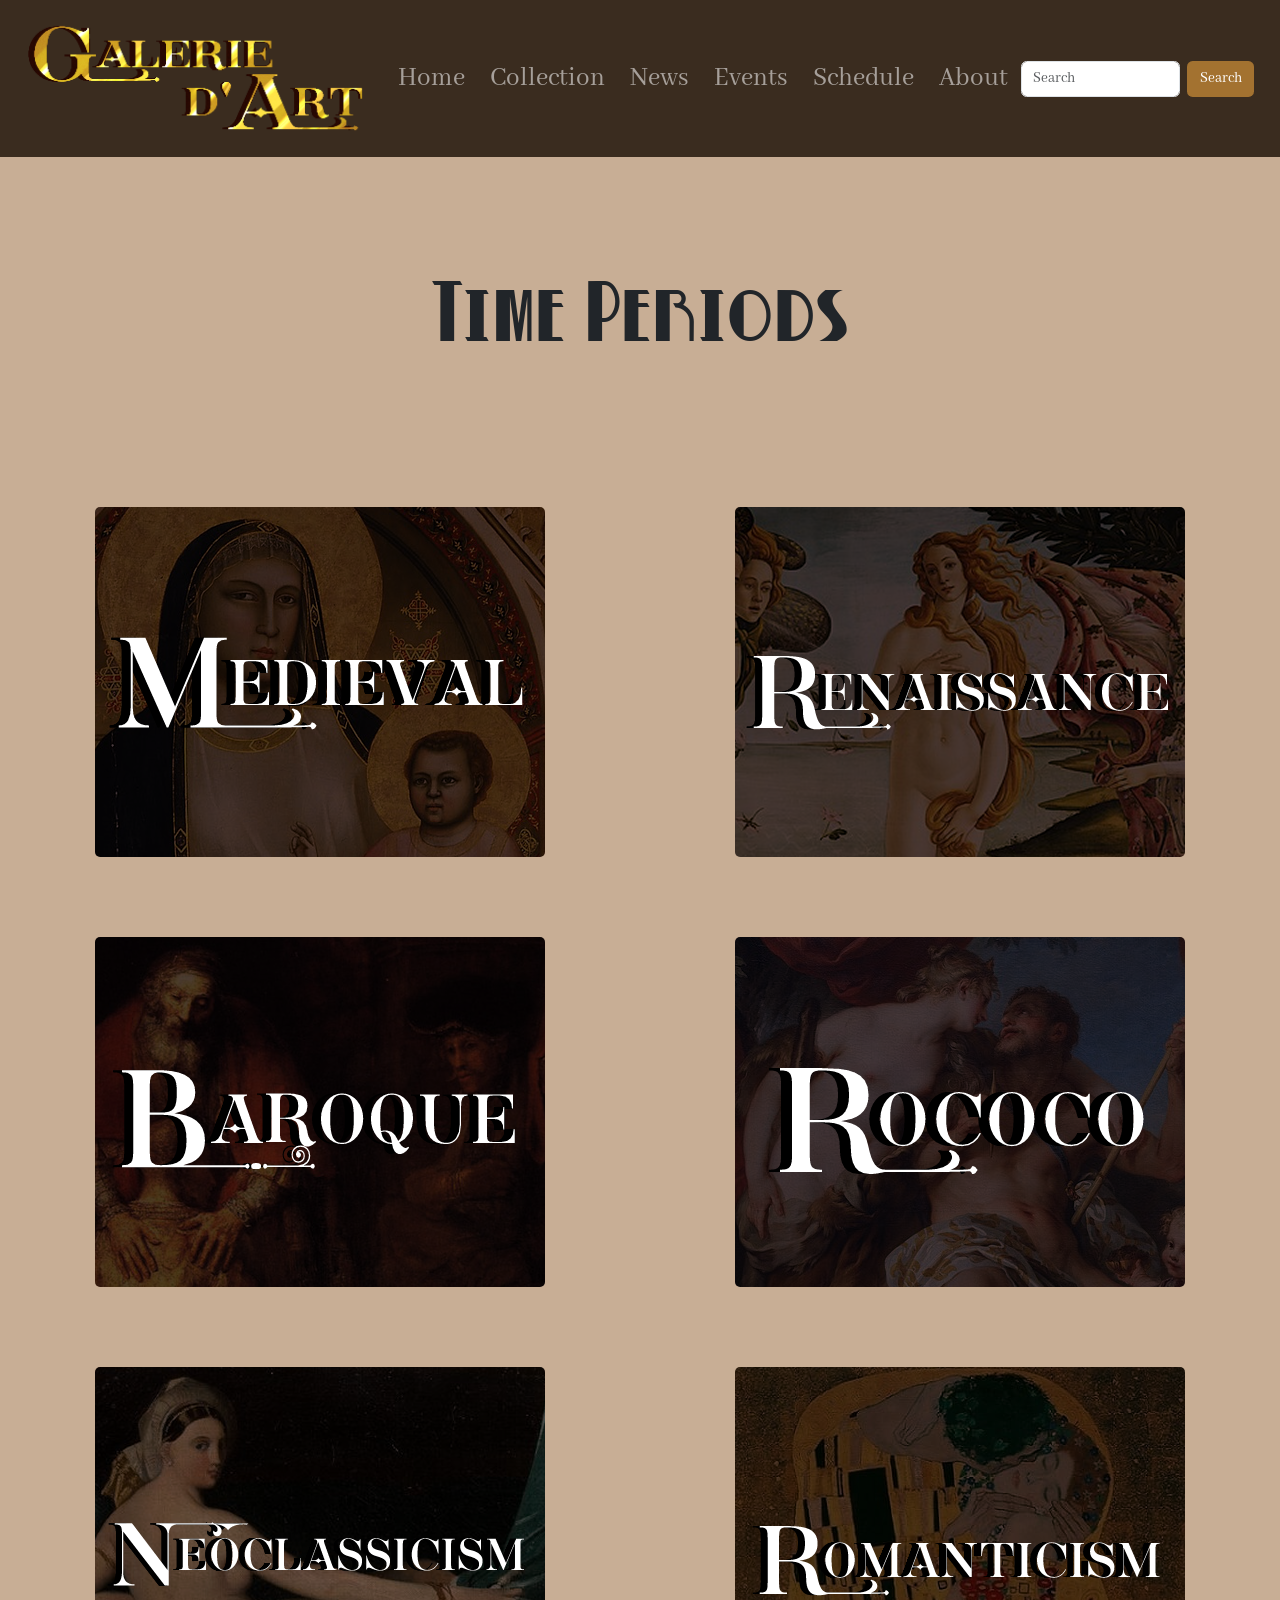
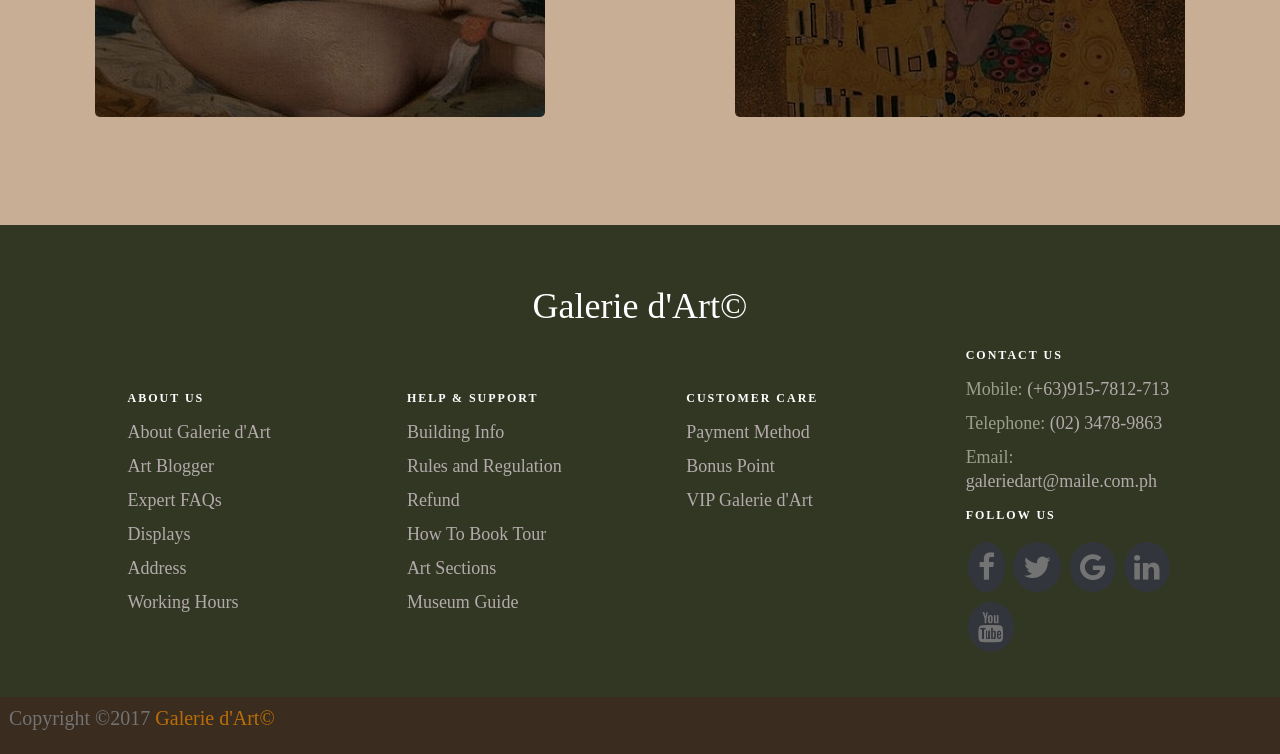
<file: categorySelection.html>
<!DOCTYPE html>
<html>

<head>
    <meta charset="utf-8">
    <meta name="viewport" content="width=device-width, initial-scale=1">
    <title>Category Selection</title>
    <link href="style.css" rel="stylesheet" type="text/css">
    <link rel="stylesheet" href="https://cdnjs.cloudflare.com/ajax/libs/font-awesome/4.7.0/css/font-awesome.min.css">
    <script src="https://ajax.googleapis.com/ajax/libs/jquery/3.7.1/jquery.min.js"></script>
    <link href="https://cdn.jsdelivr.net/npm/bootstrap@5.3.3/dist/css/bootstrap.min.css" rel="stylesheet">
    <script src="https://cdn.jsdelivr.net/npm/bootstrap@5.3.3/dist/js/bootstrap.bundle.min.js"></script>
    <link rel="stylesheet" href="https://www.w3schools.com/w3css/4/w3.css">

    <style>
        body {
            background-color: #C8AE95;
        }
        .iLoveCSS{
            background-color: #C8AE95;
        }
        /*h1{
            text-align: center;
            font-size: 500%;
            padding:100px;
        }*/
        .choices table{
            background-color: #74736d;
            width: 100%
        }
        .choices td{
            padding: 40px;
            text-align: center;
        }
        .choices td{
            padding: 40px;
            text-align: center;
        }
        .choices img{
            transition: transform .2s;
            border-radius: 5px;
        }
        .choices img:hover{
            transform: scale(1.1);
            cursor: pointer;
        }
    </style>

</head>

<body>
    <!--HEADER-->
    <nav class="navbar navbar-expand-sm p-3 navbar-dark" id="navbarbg">
        <div class="container-fluid">
            <a class="navbar-brand" href="index.html">
                    <img src="Assets/logotest.png" class="responsive-banner">
            </a>

            <!-- Hamburger button (shown on mobile, hidden on desktop) -->
            <button class="navbar-toggler" type="button" data-bs-toggle="collapse" data-bs-target="#mynavbar">
                <span class="navbar-toggler-icon"></span>
            </button>
            
            <div class="collapse navbar-collapse" id="mynavbar">
            <!-- <div class="collapse navbar-collapse"> -->
                <ul class="navbar-nav me-auto">
                    <li class="nav-item">
                        <a class="nav-link" href="index.html">Home</a>
                    </li>
                    <li class="nav-item">
                        <a class="nav-link" href="categorySelection.html">Collection</a>
                    </li>
                    <li class="nav-item">
                        <a class="nav-link" href="news.html">News</a>
                    </li>
                    <li class="nav-item">
                        <a class="nav-link" href="events.html">Events</a>
                    </li>
                    <li class="nav-item">
                        <a class="nav-link" href="schedule.html">Schedule</a>
                    </li>
                    <li class="nav-item">
                        <a class="nav-link" href="about.html">About</a>
                    </li>
                </ul>
                <form class="d-flex">
                <input class="form-control me-2" type="text" placeholder="Search">
                <button class="btn" type="button" id="Search">Search</button>
                </form>
            </div>
        </div>
    </nav>

    <h1 class = "pageLabel" style="text-align: center;font-size: 500%;padding:100px;">Time Periods</h1>

    <!--I suggest to replace img with divs instead (using background-image to be able to overlay text on it-->
    <div class="choices">
        <table>
        <tr class="iLoveCSS">
            <td><a href="ArtPeriods/medieval.html"><img src="Assets/Thumbnails/Collection_Medieval.png"></a></td>
            <td><a href="ArtPeriods/renaissance.html"><img src="Assets/Thumbnails/Collection_Renaissance.png"></a></td>
        </tr>
        <tr class="iLoveCSS">
            <td><a href="ArtPeriods/baroque.html"><img src="Assets/Thumbnails/Collection_Baroque.png"></a></td>
            <td><a href="ArtPeriods/rococo.html"><img src="Assets/Thumbnails/Collection_Rococo.png"></a></td>
        </tr>
        <tr class="iLoveCSS">
            <td><a href="ArtPeriods/neoclassicism.html"><img src="Assets/Thumbnails/Collection_Neoclass.png"></a></td>
            <td><a href="ArtPeriods/romanticism.html"><img src="Assets/Thumbnails/Collection_Roman.png"></a></td>
        </tr>

        </table>

    </div>

    <br><br><br>
        <!--footer-->
        <div class="footer">
            <div class="topFooter">
                <div class="container">
                  <div class="row"><div class="col-12 text-center"><h1 class="textAbout">Galerie d'Art©</h1></div></div>
                  <div class="row">
                     <div class="col-12 col-sm-6 col-lg-3">
                       <ul style="list-style-type:none;" class="textAbout">
                          <li><div class="footerHeaders textAbout"><b>ABOUT US</b></div></li>
                          <li><a href="about.html">About Galerie d'Art</a></li>
                          <li><a href="#">Art Blogger</a></li>
                          <li><a href="#">Expert FAQs </a></li>
                          <li><a href="categorySelection.html">Displays</a></li>
                          <li><a href="#">Address</a></li>
                          <li><a href="#availability">Working Hours</a></li>

                       </ul>
                     </div>
                    <div class="col-12 col-sm-6 col-lg-3">
                       <ul style="list-style-type:none;" class="textAbout">
                          <li><div class="footerHeaders textAbout"><b>HELP & SUPPORT</b></div></li>
                          <li><a href="#">Building Info</a></li>
                          <li><a href="#">Rules and Regulation</a></li>
                          <li><a href="#">Refund</a></li>
                          <li><a href="#">How To Book Tour</a></li>
                          <li><a href="categorySelection.html">Art Sections</a></li>
                          <li><a href="#">Museum Guide</a></li>
                       </ul>
                    </div>
                    <div class="col-12 col-sm-6 col-lg-3">
                       <ul style="list-style-type:none;" class="textAbout">
                          <li><div class="footerHeaders textAbout"><b>CUSTOMER CARE</b></div></li>
                          <li><a href="#">Payment Method</a></li>
                          <li><a href="#">Bonus Point</a></li>
                          <li><a href="#">VIP Galerie d'Art</a></li>
                          <li> &nbsp</li>
                          <li> &nbsp</li>
                          <li> &nbsp</li>
                       </ul>
                    </div>
                    <div class="col-12 col-sm-6 col-lg-3">
                       <ul style="list-style-type:none;" class="textAbout">
                          <li><div class="footerHeaders textAbout"><b>CONTACT US</b></div></li>
                          <li>Mobile: <a href="#">(+63)915-7812-713</a></li>
                          <li>Telephone: <a href="#">(02) 3478-9863</a></li>
                          <li class="text-break">Email: <a href="#">galeriedart@maile.com.ph</a></li>
                          <li><div class="footerHeaders textAbout"><b>FOLLOW US</b></div></li>
                          <li class="social_icons"><a class="facebook" href="#"><i class="fa fa-facebook"></i></a>
                          <a class="twitter" href="#"><i class="fa fa-twitter"></i></a>
                          <a class="google" href="#"><i class="fa fa-google"></i></a>
                          <a class="linkedin" href="#"><i class="fa fa-linkedin"></i></a>
                          <a class="youtube" href="#"><i class="fa fa-youtube"></i></a></li>
                       </ul>
                    </div>
                  </div>
                </div>
            </div>

            <div class="bottomFooter">
              <p class="textAbout">Copyright ©2017&nbsp<span style="color:#B96E08">Galerie d'Art©</span></p>
            </div>
        </div>
</body>
</file>
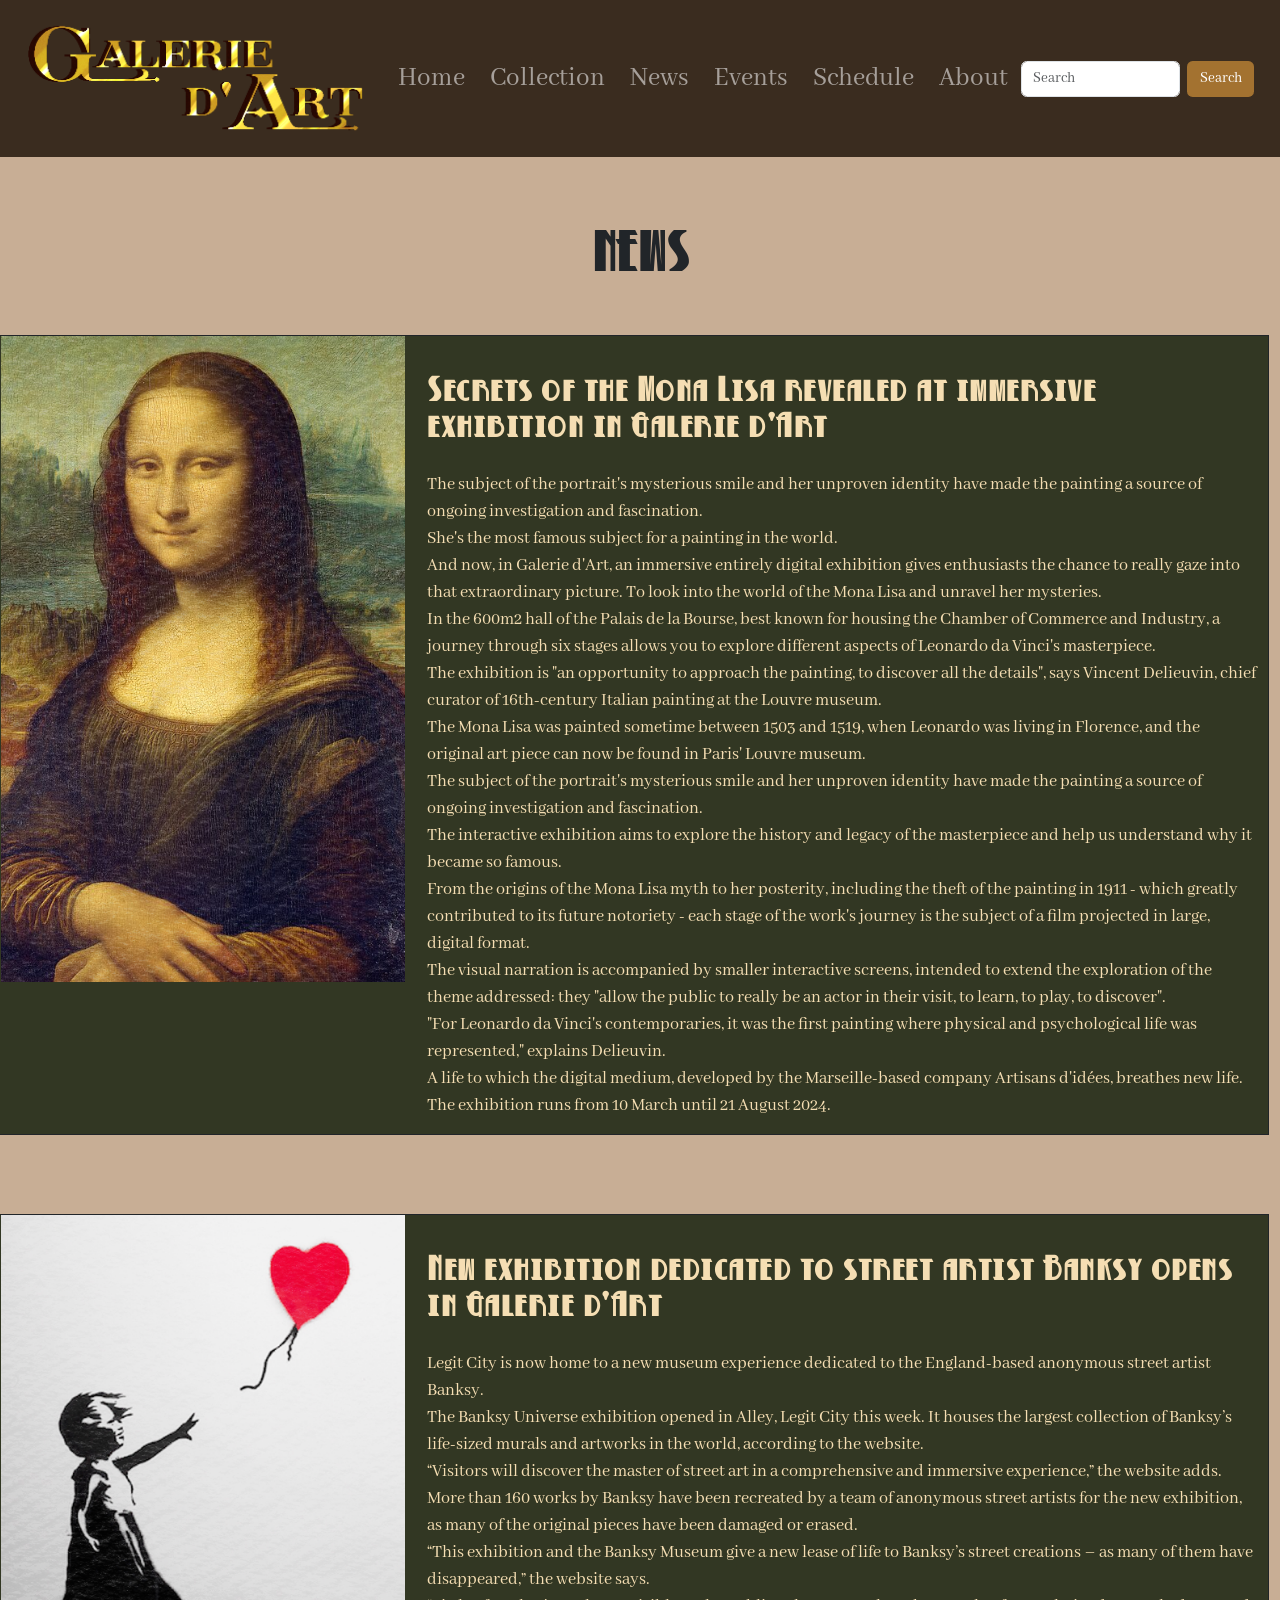
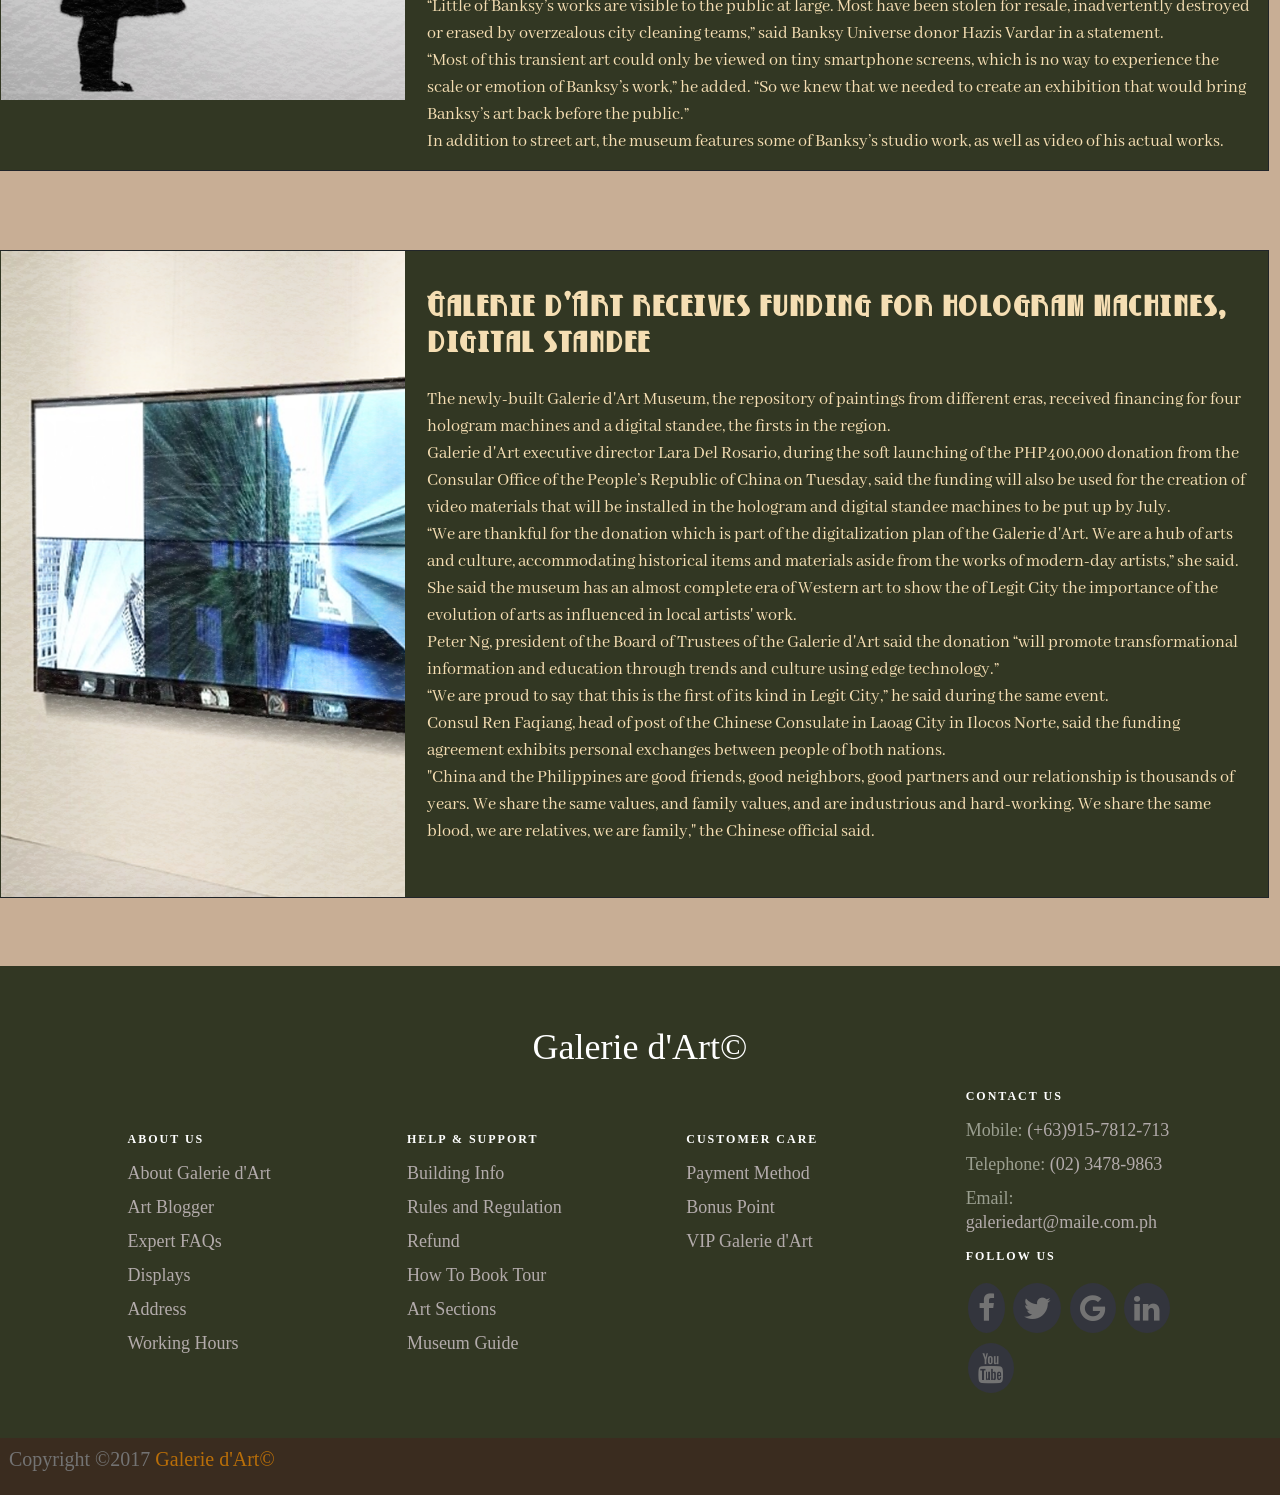
<file: news.html>
<!DOCTYPE html>
<html>
	<head>
		<meta charset="utf-8" />
		<meta name="viewport" content="width=device-width, initial-scale=1" />
		<title>News</title>
		<link href="style.css" rel="stylesheet" type="text/css" />
		<link rel="stylesheet" href="https://cdnjs.cloudflare.com/ajax/libs/font-awesome/4.7.0/css/font-awesome.min.css" />
		<script src="https://ajax.googleapis.com/ajax/libs/jquery/3.7.1/jquery.min.js"></script>
		<link href="https://cdn.jsdelivr.net/npm/bootstrap@5.3.3/dist/css/bootstrap.min.css" rel="stylesheet" />
		<script src="https://cdn.jsdelivr.net/npm/bootstrap@5.3.3/dist/js/bootstrap.bundle.min.js"></script>
		<link rel="stylesheet" href="https://www.w3schools.com/w3css/4/w3.css" />
		<style></style>
	</head>

	<body style="background-color: #C8AE95;">
		<!--HEADER-->
		<nav class="navbar navbar-expand-sm p-3 navbar-dark" id="navbarbg">
			<div class="container-fluid">
				<a class="navbar-brand" href="index.html">
						<img src="Assets/logotest.png" class="responsive-banner">
				</a>

				<!-- Hamburger button (shown on mobile, hidden on desktop) -->
				<button class="navbar-toggler" type="button" data-bs-toggle="collapse" data-bs-target="#mynavbar">
					<span class="navbar-toggler-icon"></span>
				</button>
				
				<div class="collapse navbar-collapse" id="mynavbar">
				<!-- <div class="collapse navbar-collapse"> -->
					<ul class="navbar-nav me-auto">
						<li class="nav-item">
							<a class="nav-link" href="index.html">Home</a>
						</li>
						<li class="nav-item">
							<a class="nav-link" href="categorySelection.html">Collection</a>
						</li>
						<li class="nav-item">
							<a class="nav-link" href="news.html">News</a>
						</li>
						<li class="nav-item">
							<a class="nav-link" href="events.html">Events</a>
						</li>
						<li class="nav-item">
							<a class="nav-link" href="schedule.html">Schedule</a>
						</li>
						<li class="nav-item">
							<a class="nav-link" href="about.html">About</a>
						</li>
					</ul>
					<form class="d-flex">
					<input class="form-control me-2" type="text" placeholder="Search">
					<button class="btn" type="button" id="Search">Search</button>
					</form>
				</div>
			</div>
		</nav>
		<!-- news section-->
		<!-- if news articles are clickable, just add <a> stuff :)-->
		<section class="news-title pageLabel" style="margin-bottom: 4vh">NEWS</section>
		<div class="row border border-dark" style="background-color: #323723;color:wheat;">
			<div class="col-sm-4">
				<img class="img-fluid" src="Assets/newsImage_1.png" />
			</div>
			<div class="col-sm-8 text-start text-break">
				<h2 style="font-weight: bolder" class="textHolder">Secrets of the Mona Lisa revealed at immersive exhibition in Galerie d'Art</h2>
				<p>
					The subject of the portrait's mysterious smile and her unproven identity have made the painting a source of ongoing investigation and fascination.<br />

					She's the most famous subject for a painting in the world.<br />

					And now, in Galerie d'Art, an immersive entirely digital exhibition gives enthusiasts the chance to really gaze into that extraordinary picture. To look into the world of the Mona Lisa and unravel her mysteries.<br />

					In the 600m2 hall of the Palais de la Bourse, best known for housing the Chamber of Commerce and Industry, a journey through six stages allows you to explore different aspects of Leonardo da Vinci's masterpiece.<br />

					The exhibition is "an opportunity to approach the painting, to discover all the details", says Vincent Delieuvin, chief curator of 16th-century Italian painting at the Louvre museum.<br />

					The Mona Lisa was painted sometime between 1503 and 1519, when Leonardo was living in Florence, and the original art piece can now be found in Paris' Louvre museum.<br />

					The subject of the portrait's mysterious smile and her unproven identity have made the painting a source of ongoing investigation and fascination.<br />

					The interactive exhibition aims to explore the history and legacy of the masterpiece and help us understand why it became so famous.<br />

					From the origins of the Mona Lisa myth to her posterity, including the theft of the painting in 1911 - which greatly contributed to its future notoriety - each stage of the work's journey is the subject of a film projected in large,
					digital format.<br />

					The visual narration is accompanied by smaller interactive screens, intended to extend the exploration of the theme addressed: they "allow the public to really be an actor in their visit, to learn, to play, to discover".<br />

					"For Leonardo da Vinci's contemporaries, it was the first painting where physical and psychological life was represented," explains Delieuvin.<br />

					A life to which the digital medium, developed by the Marseille-based company Artisans d'idées, breathes new life.<br />

					The exhibition runs from 10 March until 21 August 2024.
				</p>
			</div>
		</div>
		<section class="news-title" style="margin-bottom: 1vh"></section>
		<div class="row border border-dark" style="background-color: #323723;color:wheat;">
			<div class="col-sm-4">
				<img class="img-fluid" src="Assets/newsImage_2.png" />
			</div>
			<div class="col-sm-8 text-start text-break" >
				<h2 style="font-weight: bolder" class="textHolder">New exhibition dedicated to street artist Banksy opens in Galerie d'Art</h2>
				<p>
					Legit City is now home to a new museum experience dedicated to the England-based anonymous street artist Banksy.<br />

					The Banksy Universe exhibition opened in Alley, Legit City this week. It houses the largest collection of Banksy’s life-sized murals and artworks in the world, according to the website.<br />

					“Visitors will discover the master of street art in a comprehensive and immersive experience,” the website adds.<br />

					More than 160 works by Banksy have been recreated by a team of anonymous street artists for the new exhibition, as many of the original pieces have been damaged or erased.<br />

					“This exhibition and the Banksy Museum give a new lease of life to Banksy’s street creations – as many of them have disappeared,” the website says.<br />

					“Little of Banksy’s works are visible to the public at large. Most have been stolen for resale, inadvertently destroyed or erased by overzealous city cleaning teams,” said Banksy Universe donor Hazis Vardar in a statement.<br />

					“Most of this transient art could only be viewed on tiny smartphone screens, which is no way to experience the scale or emotion of Banksy’s work,” he added. “So we knew that we needed to create an exhibition that would bring Banksy’s
					art back before the public.”<br />

					In addition to street art, the museum features some of Banksy’s studio work, as well as video of his actual works.<br />
				</p>
			</div>
		</div>
		<section class="news-title" style="margin-bottom: 1vh"></section>
		<div class="row border border-dark" style="background-color: #323723;color:wheat;">
			<div class="col-sm-4">
				<img class="img-fluid" src="Assets/newsImage_3.png" />
			</div>
			<div class="col-sm-8 text-start text-break">
				<h2 style="font-weight: bolder" class="textHolder">Galerie d'Art receives funding for hologram machines, digital standee</h2>
				<p>
					The newly-built Galerie d'Art Museum, the repository of paintings from different eras, received financing for four hologram machines and a digital standee, the firsts in the region.<br />

					Galerie d'Art executive director Lara Del Rosario, during the soft launching of the PHP400,000 donation from the Consular Office of the People’s Republic of China on Tuesday, said the funding will also be used for the creation of video
					materials that will be installed in the hologram and digital standee machines to be put up by July. <br />

					“We are thankful for the donation which is part of the digitalization plan of the Galerie d'Art. We are a hub of arts and culture, accommodating historical items and materials aside from the works of modern-day artists,” she said.
					<br />

					She said the museum has an almost complete era of Western art to show the of Legit City the importance of the evolution of arts as influenced in local artists' work.<br />

					Peter Ng, president of the Board of Trustees of the Galerie d'Art said the donation “will promote transformational information and education through trends and culture using edge technology.” <br />

					“We are proud to say that this is the first of its kind in Legit City,” he said during the same event.<br />

					Consul Ren Faqiang, head of post of the Chinese Consulate in Laoag City in Ilocos Norte, said the funding agreement exhibits personal exchanges between people of both nations. <br />

					"China and the Philippines are good friends, good neighbors, good partners and our relationship is thousands of years. We share the same values, and family values, and are industrious and hard-working. We share the same blood, we are
					relatives, we are family," the Chinese official said.
				</p>
			</div>
		</div>

		<br><br><br>
		<!--footer-->
        <div class="footer">
            <div class="topFooter">
                <div class="container">
                  <div class="row"><div class="col-12 text-center"><h1 class="textAbout">Galerie d'Art©</h1></div></div>
                  <div class="row">
                     <div class="col-12 col-sm-6 col-lg-3">
                       <ul style="list-style-type:none;" class="textAbout">
                          <li><div class="footerHeaders textAbout"><b>ABOUT US</b></div></li>
                          <li><a href="about.html">About Galerie d'Art</a></li>
                          <li><a href="#">Art Blogger</a></li>
                          <li><a href="#">Expert FAQs </a></li>
                          <li><a href="categorySelection.html">Displays</a></li>
                          <li><a href="#">Address</a></li>
                          <li><a href="#availability">Working Hours</a></li>

                       </ul>
                     </div>
                    <div class="col-12 col-sm-6 col-lg-3">
                       <ul style="list-style-type:none;" class="textAbout">
                          <li><div class="footerHeaders textAbout"><b>HELP & SUPPORT</b></div></li>
                          <li><a href="#">Building Info</a></li>
                          <li><a href="#">Rules and Regulation</a></li>
                          <li><a href="#">Refund</a></li>
                          <li><a href="#">How To Book Tour</a></li>
                          <li><a href="categorySelection.html">Art Sections</a></li>
                          <li><a href="#">Museum Guide</a></li>
                       </ul>
                    </div>
                    <div class="col-12 col-sm-6 col-lg-3">
                       <ul style="list-style-type:none;" class="textAbout">
                          <li><div class="footerHeaders textAbout"><b>CUSTOMER CARE</b></div></li>
                          <li><a href="#">Payment Method</a></li>
                          <li><a href="#">Bonus Point</a></li>
                          <li><a href="#">VIP Galerie d'Art</a></li>
                          <li> &nbsp</li>
                          <li> &nbsp</li>
                          <li> &nbsp</li>
                       </ul>
                    </div>
                    <div class="col-12 col-sm-6 col-lg-3">
                       <ul style="list-style-type:none;" class="textAbout">
                          <li><div class="footerHeaders textAbout"><b>CONTACT US</b></div></li>
                          <li>Mobile: <a href="#">(+63)915-7812-713</a></li>
                          <li>Telephone: <a href="#">(02) 3478-9863</a></li>
                          <li class="text-break">Email: <a href="#">galeriedart@maile.com.ph</a></li>
                          <li><div class="footerHeaders textAbout"><b>FOLLOW US</b></div></li>
                          <li class="social_icons"><a class="facebook" href="#"><i class="fa fa-facebook"></i></a>
                          <a class="twitter" href="#"><i class="fa fa-twitter"></i></a>
                          <a class="google" href="#"><i class="fa fa-google"></i></a>
                          <a class="linkedin" href="#"><i class="fa fa-linkedin"></i></a>
                          <a class="youtube" href="#"><i class="fa fa-youtube"></i></a></li>
                       </ul>
                    </div>
                  </div>
                </div>
            </div>

            <div class="bottomFooter">
              <p class="textAbout">Copyright ©2017&nbsp<span style="color:#B96E08">Galerie d'Art©</span></p>
            </div>
        </div>
	</body>
</html>
</file>
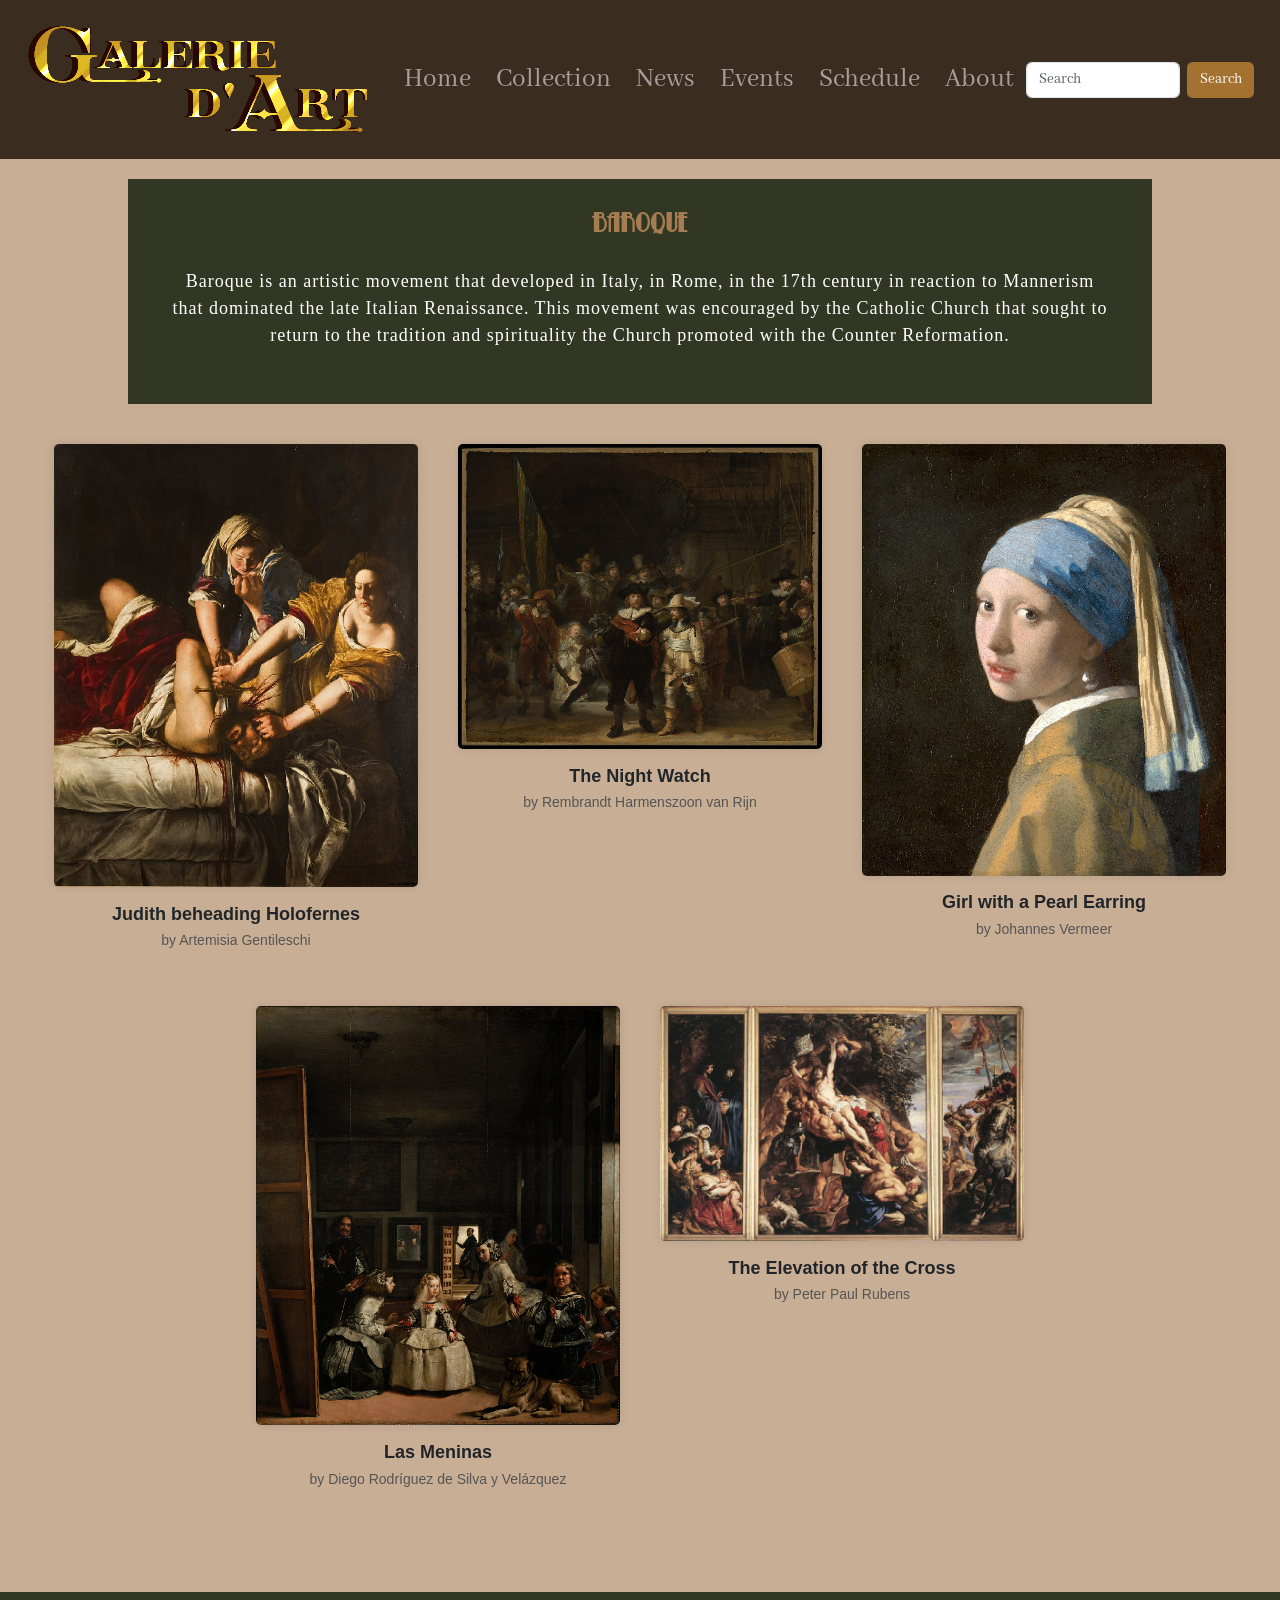
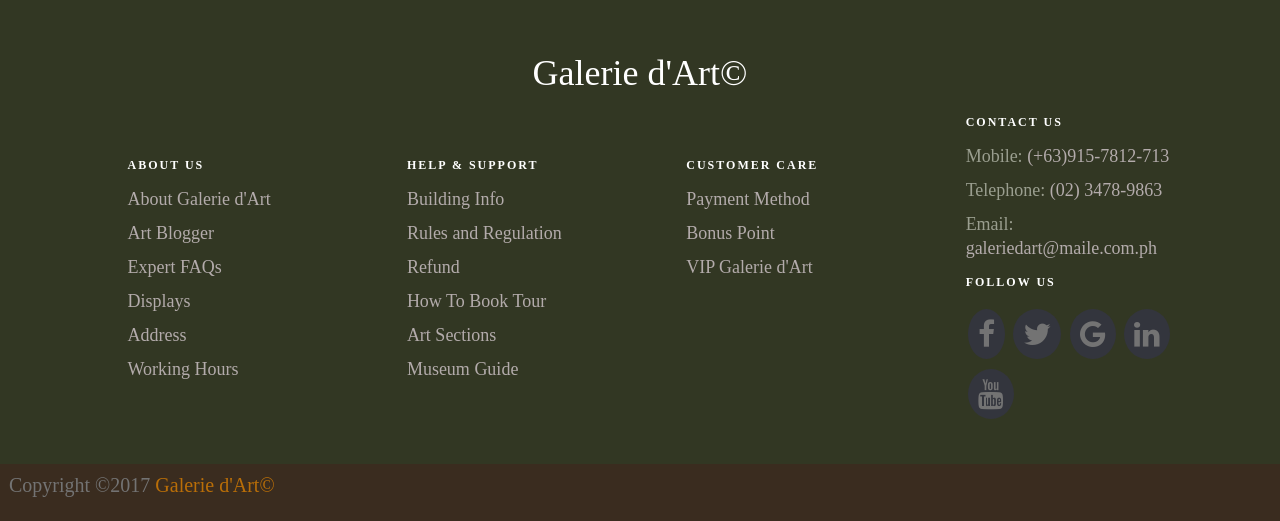
<file: ArtPeriods/baroque.html>
<!DOCTYPE html>
<html>
	<head>
		<meta charset="utf-8" />
		<meta name="viewport" content="width=device-width, initial-scale=1" />
		<title>Baroque Period</title>
		<link href="../style.css" rel="stylesheet" type="text/css" />
		<link rel="stylesheet" href="https://cdnjs.cloudflare.com/ajax/libs/font-awesome/4.7.0/css/font-awesome.min.css" />
		<script src="https://ajax.googleapis.com/ajax/libs/jquery/3.7.1/jquery.min.js"></script>
		<link href="https://cdn.jsdelivr.net/npm/bootstrap@5.3.3/dist/css/bootstrap.min.css" rel="stylesheet" />
		<script src="https://cdn.jsdelivr.net/npm/bootstrap@5.3.3/dist/js/bootstrap.bundle.min.js"></script>
		<link rel="stylesheet" href="https://www.w3schools.com/w3css/4/w3.css" />

		<style>
			body {
				background-color: #c8ae95;
			  }
			.art-period {
				margin: 20px 10% 0px 10%;
				padding: 20px;
				text-align: center;
				background-color: #323723;
			}
			.art-period h1 {
				font-size: 24px;
				font-weight: bold;
				color: #a67c52;
			}
			.art-period p {
				color: #ffffff;
				padding: 20px;
				border-radius: 5px;
			}
			.note {
				margin-top: 10px;
				margin-left: 10%;
			}
			.gallery {
				display: flex;
				justify-content: center;
				flex-wrap: wrap;
				margin-top: 20px;
			}
			.gallery-item {
				margin: 10px;
				padding: 10px;
				border-radius: 5px;
				text-align: center;
				width: 30%;
			}
			.gallery-item input {
				box-shadow: 0 0 10px rgba(0, 0, 0, 0.1);
				width: 100%;
				height: auto;
				border-radius: 5px;
				transition: transform 0.2s;
			}
			.gallery-item input:hover {
				transform: scale(1.1);
				cursor: pointer;
			}
			.gallery-item h3 {
				font-size: 18px;
				font-weight: bold;
				margin: 10px 0 5px;
			}
			.gallery-item p {
				font-size: 14px;
				color: #555;
			}
			.modal h1, h4{
				color: white;
			}
			.description-text-pleasework{
				font-family: "Libre-Reg";
				font-size: 18px;
				letter-spacing: 1px;
			}
		</style>
	</head>

	<body>
		<nav class="navbar navbar-expand-sm p-3 navbar-dark" id="mynavbar">
			<div class="container-fluid">
				<a class="navbar-brand" href="../index.html"><img src="../Assets/logotest.png" /></a>
				<div class="collapse navbar-collapse" id="mynavbar">
					<ul class="navbar-nav me-auto">
						<li class="nav-item">
							<a class="nav-link" href="../index.html">Home</a>
						</li>
						<li class="nav-item">
							<a class="nav-link" href="../categorySelection.html">Collection</a>
						</li>
						<li class="nav-item">
							<a class="nav-link" href="../news.html">News</a>
						</li>
						<li class="nav-item">
							<a class="nav-link" href="../events.html">Events</a>
						</li>
						<li class="nav-item">
							<a class="nav-link" href="../schedule.html">Schedule</a>
						</li>
						<li class="nav-item">
							<a class="nav-link" href="../about.html">About</a>
						</li>
					</ul>
					<form class="d-flex">
						<input class="form-control me-2" type="text" placeholder="Search" />
						<button class="btn" type="button" id="Search">Search</button>
					</form>
				</div>
			</div>
		</nav>

		<!-- main content -->
		<div class="art-period textAbout">
			<h1 class="contentLabel">BAROQUE</h1>
			<p class="description-text-pleasework">Baroque is an artistic movement that developed in Italy, in Rome, in the 17th century in reaction to Mannerism that dominated the late Italian Renaissance. This movement was encouraged by the Catholic Church that sought to return to the tradition and spirituality the Church promoted with the Counter Reformation.</p>
		</div>
		<!-- gallery -->
		<div class="gallery">
			<div class="gallery-item">
				<input type="image" src="../Assets/Thumbnails/gallery_baroque_thumbnail1.jpg" data-bs-toggle="modal" data-bs-target="#modal1" />
				<h3>Judith beheading Holofernes</h3>
				<p>by Artemisia Gentileschi</p>
			</div>
			<div class="gallery-item">
				<input type="image" src="../Assets/Thumbnails/gallery_baroque_thumbnail2.jpg" data-bs-toggle="modal" data-bs-target="#modal2" />
				<h3>The Night Watch</h3>
				<p>by Rembrandt Harmenszoon van Rijn</p>
			</div>
			<div class="gallery-item">
				<input type="image" src="../Assets/Thumbnails/gallery_baroque_thumbnail3.jpg" data-bs-toggle="modal" data-bs-target="#modal3" />
				<h3>Girl with a Pearl Earring</h3>
				<p>by Johannes Vermeer</p>
			</div>
			<div class="gallery-item">
				<input type="image" src="../Assets/Thumbnails/gallery_baroque_thumbnail4.jpg" data-bs-toggle="modal" data-bs-target="#modal4" />
				<h3>Las Meninas</h3>
				<p>by Diego Rodríguez de Silva y Velázquez</p>
			</div>
			<div class="gallery-item">
				<input type="image" src="../Assets/Thumbnails/gallery_baroque_thumbnail5.jpg" data-bs-toggle="modal" data-bs-target="#modal5" />
				<h3>The Elevation of the Cross</h3>
				<p>by Peter Paul Rubens</p>
			</div>
		</div>

		<div class="modal" id="modal1">
			<div class="modal-dialog modal-l center">
				<div class="modal-content center border border-rounded">
					<img class="img-fluid" src="../Assets/FullRes/baroque_art1.jpg" />
				</div>
				<h1>Judith beheading Holofernes</h1>
				<h4>by Artemisia Gentileschi</h4>
			</div>
		</div>
		<!--modal end-->

		<div class="modal" id="modal2">
			<div class="modal-dialog modal-l center">
				<div class="modal-content center border border-rounded">
					<img class="img-fluid" src="../Assets/FullRes/baroque_art2.jpg" />
				</div>
				<h1>The Night Watch</h1>
				<h4>by Rembrandt Harmenszoon van Rijn</h4>
			</div>
		</div>

		<div class="modal" id="modal3">
			<div class="modal-dialog modal-l center">
				<div class="modal-content center border border-rounded">
					<img class="img-fluid" src="../Assets/FullRes/baroque_art3.jpg" />
				</div>
				<h1>Girl with a Pearl Earring</h1>
				<h4>by Johannes Vermeer</h4>
			</div>
		</div>

		<div class="modal" id="modal4">
			<div class="modal-dialog modal-l center">
				<div class="modal-content center border border-rounded">
					<img class="img-fluid" src="../Assets/FullRes/baroque_art4.jpg" />
				</div>
				<h1>Las Meninas</h1>
				<h4>by Diego Rodríguez de Silva y Velázquez</h4>
			</div>
		</div>

		<div class="modal" id="modal5">
			<div class="modal-dialog modal-l center">
				<div class="modal-content center border border-rounded">
					<img class="img-fluid" src="../Assets/FullRes/baroque_art5.jpg" />
				</div>
				<h1>The Elevation of the Cross</h1>
				<h4>by Peter Paul Rubens</h4>
			</div>
		</div>

		<br><br><br>
		<!--footer-->
        <div class="footer">
            <div class="topFooter">
                <div class="container">
                  <div class="row"><div class="col-12 text-center"><h1 class="textAbout">Galerie d'Art©</h1></div></div>
                  <div class="row">
                     <div class="col-12 col-sm-6 col-lg-3">
                       <ul style="list-style-type:none;" class="textAbout">
                          <li><div class="footerHeaders textAbout"><b>ABOUT US</b></div></li>
                          <li><a href="about.html">About Galerie d'Art</a></li>
                          <li><a href="#">Art Blogger</a></li>
                          <li><a href="#">Expert FAQs </a></li>
                          <li><a href="categorySelection.html">Displays</a></li>
                          <li><a href="#">Address</a></li>
                          <li><a href="#availability">Working Hours</a></li>

                       </ul>
                     </div>
                    <div class="col-12 col-sm-6 col-lg-3">
                       <ul style="list-style-type:none;" class="textAbout">
                          <li><div class="footerHeaders textAbout"><b>HELP & SUPPORT</b></div></li>
                          <li><a href="#">Building Info</a></li>
                          <li><a href="#">Rules and Regulation</a></li>
                          <li><a href="#">Refund</a></li>
                          <li><a href="#">How To Book Tour</a></li>
                          <li><a href="categorySelection.html">Art Sections</a></li>
                          <li><a href="#">Museum Guide</a></li>
                       </ul>
                    </div>
                    <div class="col-12 col-sm-6 col-lg-3">
                       <ul style="list-style-type:none;" class="textAbout">
                          <li><div class="footerHeaders textAbout"><b>CUSTOMER CARE</b></div></li>
                          <li><a href="#">Payment Method</a></li>
                          <li><a href="#">Bonus Point</a></li>
                          <li><a href="#">VIP Galerie d'Art</a></li>
                          <li> &nbsp</li>
                          <li> &nbsp</li>
                          <li> &nbsp</li>
                       </ul>
                    </div>
                    <div class="col-12 col-sm-6 col-lg-3">
                       <ul style="list-style-type:none;" class="textAbout">
                          <li><div class="footerHeaders textAbout"><b>CONTACT US</b></div></li>
                          <li>Mobile: <a href="#">(+63)915-7812-713</a></li>
                          <li>Telephone: <a href="#">(02) 3478-9863</a></li>
                          <li class="text-break">Email: <a href="#">galeriedart@maile.com.ph</a></li>
                          <li><div class="footerHeaders textAbout"><b>FOLLOW US</b></div></li>
                          <li class="social_icons"><a class="facebook" href="#"><i class="fa fa-facebook"></i></a>
                          <a class="twitter" href="#"><i class="fa fa-twitter"></i></a>
                          <a class="google" href="#"><i class="fa fa-google"></i></a>
                          <a class="linkedin" href="#"><i class="fa fa-linkedin"></i></a>
                          <a class="youtube" href="#"><i class="fa fa-youtube"></i></a></li>
                       </ul>
                    </div>
                  </div>
                </div>
            </div>

            <div class="bottomFooter">
              <p class="textAbout">Copyright ©2017&nbsp<span style="color:#B96E08">Galerie d'Art©</span></p>
            </div>
        </div>
	</body>
</html>
</file>
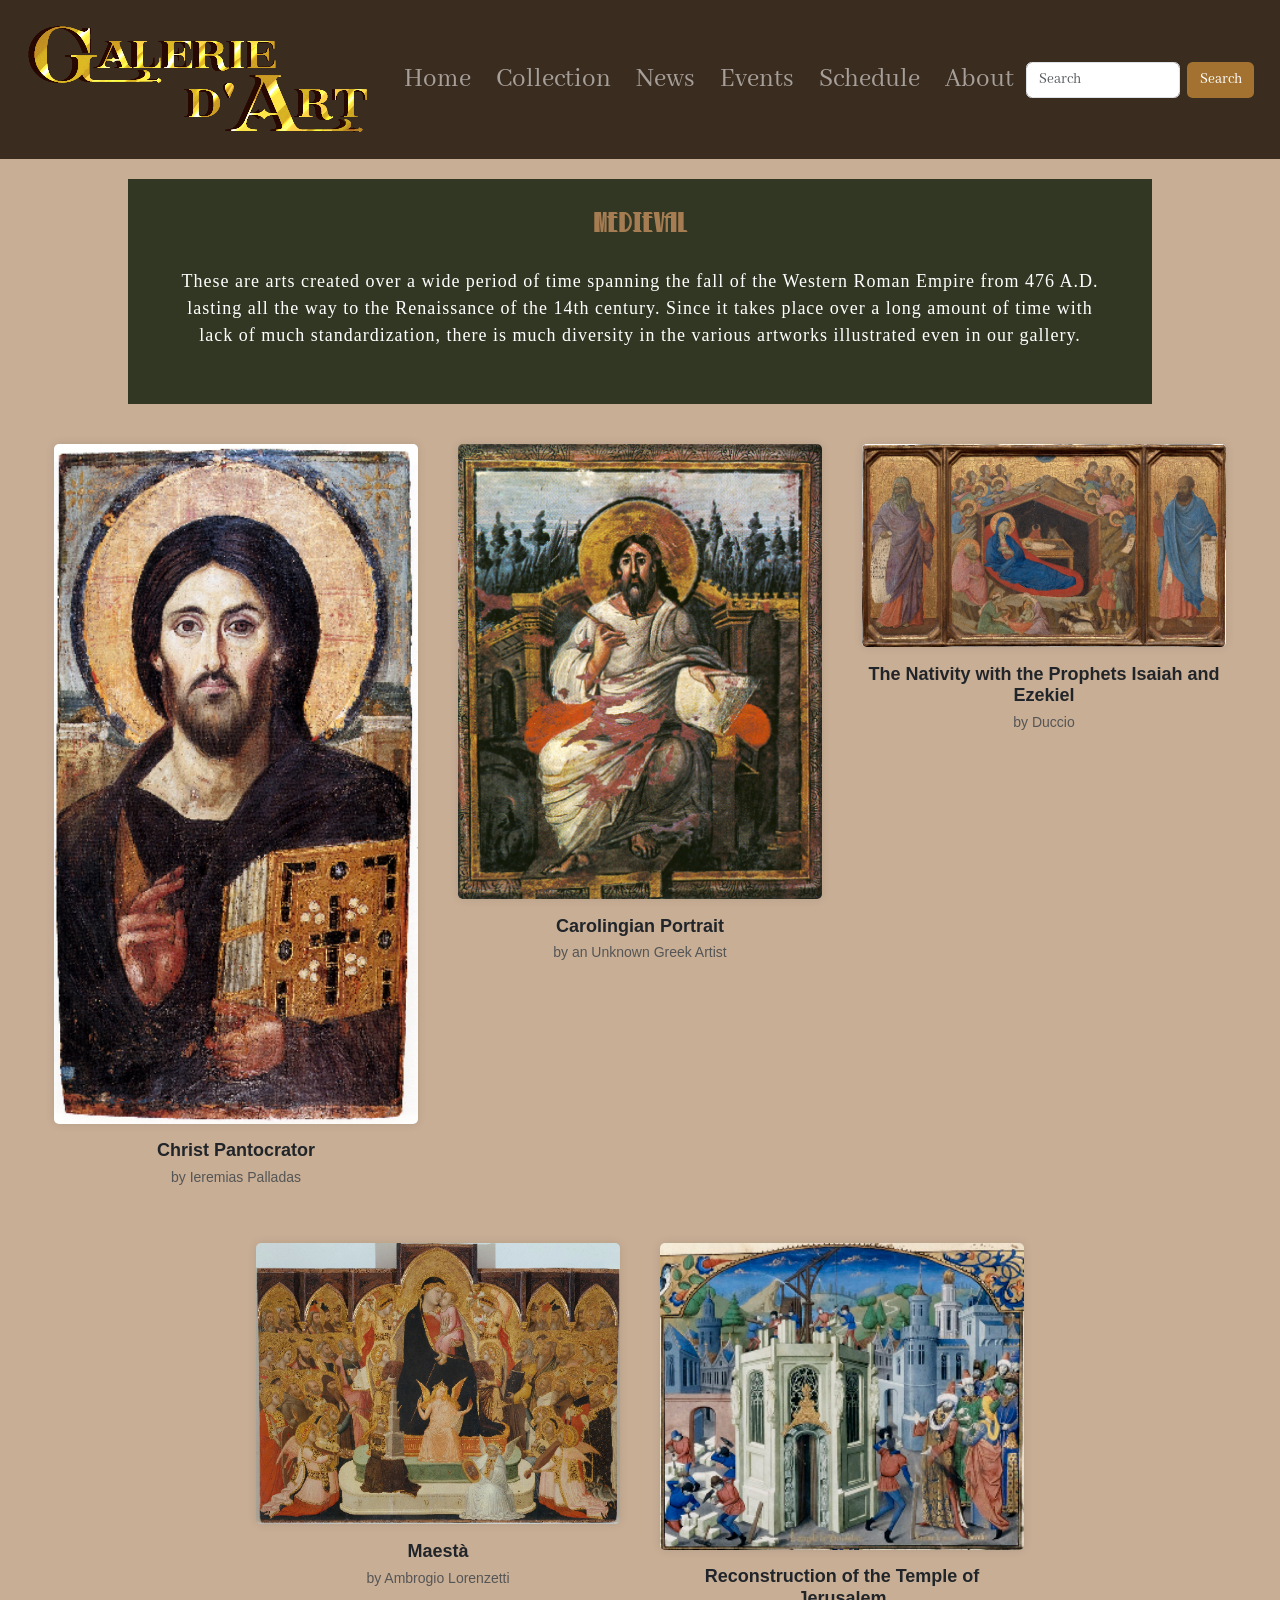
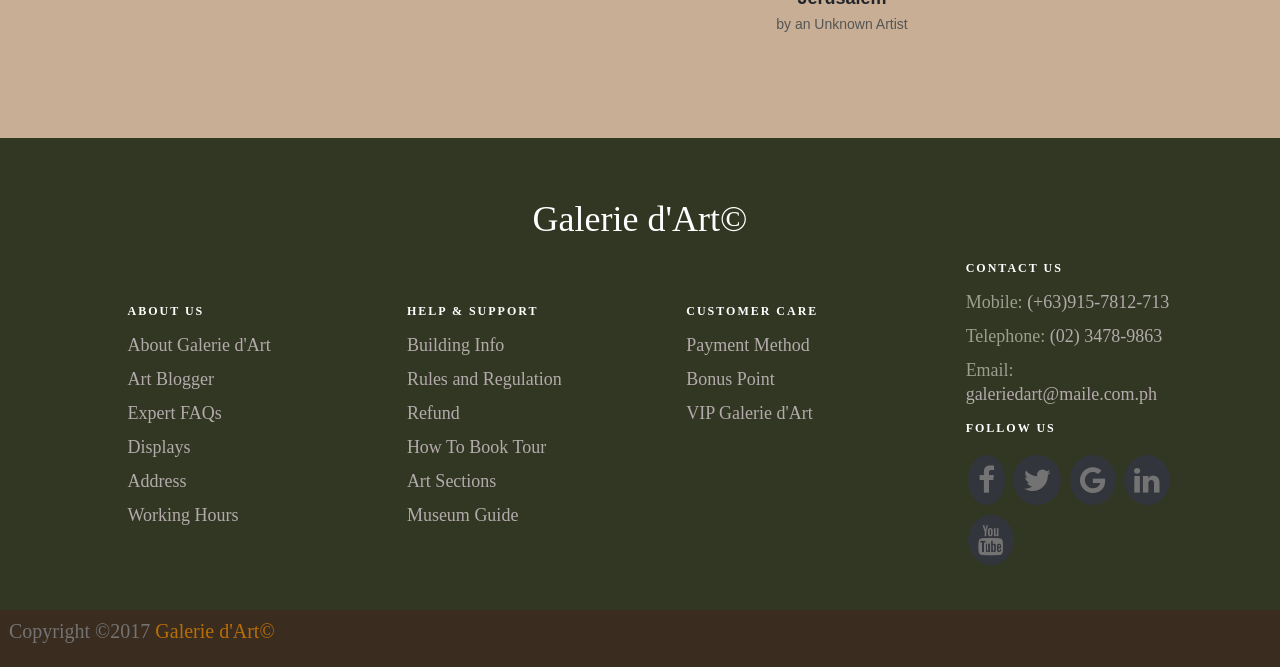
<file: ArtPeriods/medieval.html>
<!DOCTYPE html>
<html>

<head>
  <meta charset="utf-8">
  <meta name="viewport" content="width=device-width, initial-scale=1">
  <title>Medieval Period</title>
  <link href="../style.css" rel="stylesheet" type="text/css" />
  <link rel="stylesheet" href="https://cdnjs.cloudflare.com/ajax/libs/font-awesome/4.7.0/css/font-awesome.min.css">
  <script src="https://ajax.googleapis.com/ajax/libs/jquery/3.7.1/jquery.min.js"></script>
  <link href="https://cdn.jsdelivr.net/npm/bootstrap@5.3.3/dist/css/bootstrap.min.css" rel="stylesheet">
  <script src="https://cdn.jsdelivr.net/npm/bootstrap@5.3.3/dist/js/bootstrap.bundle.min.js"></script>
  <link rel="stylesheet" href="https://www.w3schools.com/w3css/4/w3.css">

  <style>
    body {
      background-color: #c8ae95;
    }
    .art-period {
      margin: 20px 10% 0px 10%;
      padding: 20px;
      text-align: center;
      background-color: #323723;
    }
    .art-period h1 {
      font-size: 24px;
      font-weight: bold;
      color: #a67c52;
    }
    .art-period p {
      color: #FFFFFF;
      padding: 20px;
      border-radius: 5px;
    }
    .note {
      margin-top: 10px;
      margin-left: 10%;
    }
    .gallery {
      display: flex;
      justify-content: center;
      flex-wrap: wrap;
      margin-top: 20px;
    }
    .gallery-item {
      margin: 10px;
      padding: 10px;
      border-radius: 5px;
      text-align: center;
      width: 30%;
    }
    .gallery-item input {
      box-shadow: 0 0 10px rgba(0, 0, 0, 0.1);
      width: 100%;
      height: auto;
      border-radius: 5px;
      transition: transform 0.2s;
    }
    .gallery-item input:hover {
      transform: scale(1.1);
      cursor: pointer;
    }
    .gallery-item h3 {
      font-size: 18px;
      font-weight: bold;
      margin: 10px 0 5px;
    }
    .gallery-item p {
      font-size: 14px;
      color: #555;
    }
    .modal h1, h4{
      color: white;
    }
    .description-text-pleasework{
				font-family: "Libre-Reg";
				font-size: 18px;
				letter-spacing: 1px;
		}
  </style>
</head>

<body>
  <nav class="navbar navbar-expand-sm p-3 navbar-dark" id="mynavbar">
    <div class="container-fluid">
        <a class="navbar-brand" href="../index.html"><img src="../Assets/logotest.png"></a>
        <div class="collapse navbar-collapse" id="mynavbar">
            <ul class="navbar-nav me-auto">
                <li class="nav-item">
                    <a class="nav-link" href="../index.html">Home</a>
                </li>
                <li class="nav-item">
                    <a class="nav-link" href="../categorySelection.html">Collection</a>
                </li>
                <li class="nav-item">
                    <a class="nav-link" href="../news.html">News</a>
                </li>
                <li class="nav-item">
                    <a class="nav-link" href="../events.html">Events</a>
                </li>
                <li class="nav-item">
                    <a class="nav-link" href="../schedule.html">Schedule</a>
                </li>
                <li class="nav-item">
                    <a class="nav-link" href="../about.html">About</a>
                </li>
            </ul>
            <form class="d-flex">
            <input class="form-control me-2" type="text" placeholder="Search">
            <button class="btn" type="button" id="Search">Search</button>
            </form>
        </div>
    </div>
  </nav>

  <!-- main content -->
  <div class="art-period textAbout">
    <h1 class="contentLabel">MEDIEVAL</h1>
    <p class="description-text-pleasework">These are arts created over a wide period of time spanning the fall of the Western Roman Empire from 476 A.D. lasting all the way to the Renaissance of the 14th century. Since it takes place over a long amount of time with lack of much standardization, there is much diversity in the various artworks illustrated even in our gallery.</p>
  </div>

  <!-- gallery -->
  <div class="gallery">
    <div class="gallery-item">
      <input type="image" src="../Assets/Thumbnails/gallery_medieval_thumbnail1.jpg" data-bs-toggle="modal" data-bs-target="#modal1">
      <h3>Christ Pantocrator</h3>
      <p>by Ieremias Palladas</p>
    </div>
    <div class="gallery-item">
      <input type="image" src="../Assets/Thumbnails/gallery_medieval_thumbnail2.jpg" data-bs-toggle="modal" data-bs-target="#modal2">
      <h3>Carolingian Portrait</h3>
      <p>by an Unknown Greek Artist</p>
    </div>
    <div class="gallery-item">
      <input type="image" src="../Assets/Thumbnails/gallery_medieval_thumbnail3.jpg" data-bs-toggle="modal" data-bs-target="#modal3">
      <h3>The Nativity with the Prophets Isaiah and Ezekiel</h3>
      <p>by Duccio</p>
    </div>
    <div class="gallery-item">
      <input type="image" src="../Assets/Thumbnails/gallery_medieval_thumbnail4.jpg" data-bs-toggle="modal" data-bs-target="#modal4">
      <h3>Maestà</h3>
      <p>by Ambrogio Lorenzetti</p>
    </div>
    <div class="gallery-item">
      <input type="image" src="../Assets/Thumbnails/gallery_medieval_thumbnail5.jpg" data-bs-toggle="modal" data-bs-target="#modal5">
      <h3>Reconstruction of the Temple of Jerusalem</h3>
      <p>by an Unknown Artist</p>
    </div>
  </div>

  <div class="modal" id="modal1">
    <div class="modal-dialog modal-l center">
      <div class="modal-content center border border-rounded">
        <img class="img-fluid" src="../Assets/FullRes/medieval_art1.jpg">
      </div>
      <h1>Christ Pantocrator</h1>
      <h4>by Ieremias Palladas</h4>
    </div>
  </div> <!--modal end-->

  <div class="modal" id="modal2">
    <div class="modal-dialog modal-l center">
      <div class="modal-content center border border-rounded">
        <img class="img-fluid" src="../Assets/FullRes/medieval_art2.png">
      </div>
      <h1>Carolingian Portrait</h1>
      <h4>by an Unknown Greek Artist</h4>
    </div>
  </div>

  <div class="modal" id="modal3">
    <div class="modal-dialog modal-l center">
      <div class="modal-content center border border-rounded">
        <img class="img-fluid" src="../Assets/FullRes/medieval_art3.jpg">
      </div>
      <h1>The Nativity with the Prophets Isaiah and Ezekiel</h1>
      <h4>by Duccio</h4>
    </div>
  </div>

  <div class="modal" id="modal4">
    <div class="modal-dialog modal-l center">
      <div class="modal-content center border border-rounded">
        <img class="img-fluid" src="../Assets/FullRes/medieval_art4.jpg">
      </div>
      <h1>Maestà</h1>
      <h4>by Ambrogio Lorenzetti</h4>
    </div>
  </div>

  <div class="modal" id="modal5">
    <div class="modal-dialog modal-l center">
      <div class="modal-content center border border-rounded">
        <img class="img-fluid" src="../Assets/FullRes/medieval_art5.jpg">
      </div>
      <h1>Reconstruction of the Temple of Jerusalem</h1>
      <h4>by an Unknown Artist</h4>
    </div>
  </div>

  <br><br><br>
    <!--footer-->
    <!--footer-->
    <div class="footer">
        <div class="topFooter">
            <div class="container">
              <div class="row"><div class="col-12 text-center"><h1 class="textAbout">Galerie d'Art©</h1></div></div>
              <div class="row">
                 <div class="col-12 col-sm-6 col-lg-3">
                   <ul style="list-style-type:none;" class="textAbout">
                      <li><div class="footerHeaders textAbout"><b>ABOUT US</b></div></li>
                      <li><a href="about.html">About Galerie d'Art</a></li>
                      <li><a href="#">Art Blogger</a></li>
                      <li><a href="#">Expert FAQs </a></li>
                      <li><a href="categorySelection.html">Displays</a></li>
                      <li><a href="#">Address</a></li>
                      <li><a href="#availability">Working Hours</a></li>

                   </ul>
                 </div>
                <div class="col-12 col-sm-6 col-lg-3">
                   <ul style="list-style-type:none;" class="textAbout">
                      <li><div class="footerHeaders textAbout"><b>HELP & SUPPORT</b></div></li>
                      <li><a href="#">Building Info</a></li>
                      <li><a href="#">Rules and Regulation</a></li>
                      <li><a href="#">Refund</a></li>
                      <li><a href="#">How To Book Tour</a></li>
                      <li><a href="categorySelection.html">Art Sections</a></li>
                      <li><a href="#">Museum Guide</a></li>
                   </ul>
                </div>
                <div class="col-12 col-sm-6 col-lg-3">
                   <ul style="list-style-type:none;" class="textAbout">
                      <li><div class="footerHeaders textAbout"><b>CUSTOMER CARE</b></div></li>
                      <li><a href="#">Payment Method</a></li>
                      <li><a href="#">Bonus Point</a></li>
                      <li><a href="#">VIP Galerie d'Art</a></li>
                      <li> &nbsp</li>
                      <li> &nbsp</li>
                      <li> &nbsp</li>
                   </ul>
                </div>
                <div class="col-12 col-sm-6 col-lg-3">
                   <ul style="list-style-type:none;" class="textAbout">
                      <li><div class="footerHeaders textAbout"><b>CONTACT US</b></div></li>
                      <li>Mobile: <a href="#">(+63)915-7812-713</a></li>
                      <li>Telephone: <a href="#">(02) 3478-9863</a></li>
                      <li class="text-break">Email: <a href="#">galeriedart@maile.com.ph</a></li>
                      <li><div class="footerHeaders textAbout"><b>FOLLOW US</b></div></li>
                      <li class="social_icons"><a class="facebook" href="#"><i class="fa fa-facebook"></i></a>
                      <a class="twitter" href="#"><i class="fa fa-twitter"></i></a>
                      <a class="google" href="#"><i class="fa fa-google"></i></a>
                      <a class="linkedin" href="#"><i class="fa fa-linkedin"></i></a>
                      <a class="youtube" href="#"><i class="fa fa-youtube"></i></a></li>
                   </ul>
                </div>
              </div>
            </div>
        </div>

        <div class="bottomFooter">
          <p class="textAbout">Copyright ©2017&nbsp<span style="color:#B96E08">Galerie d'Art©</span></p>
        </div>
    </div>

</body>
</file>
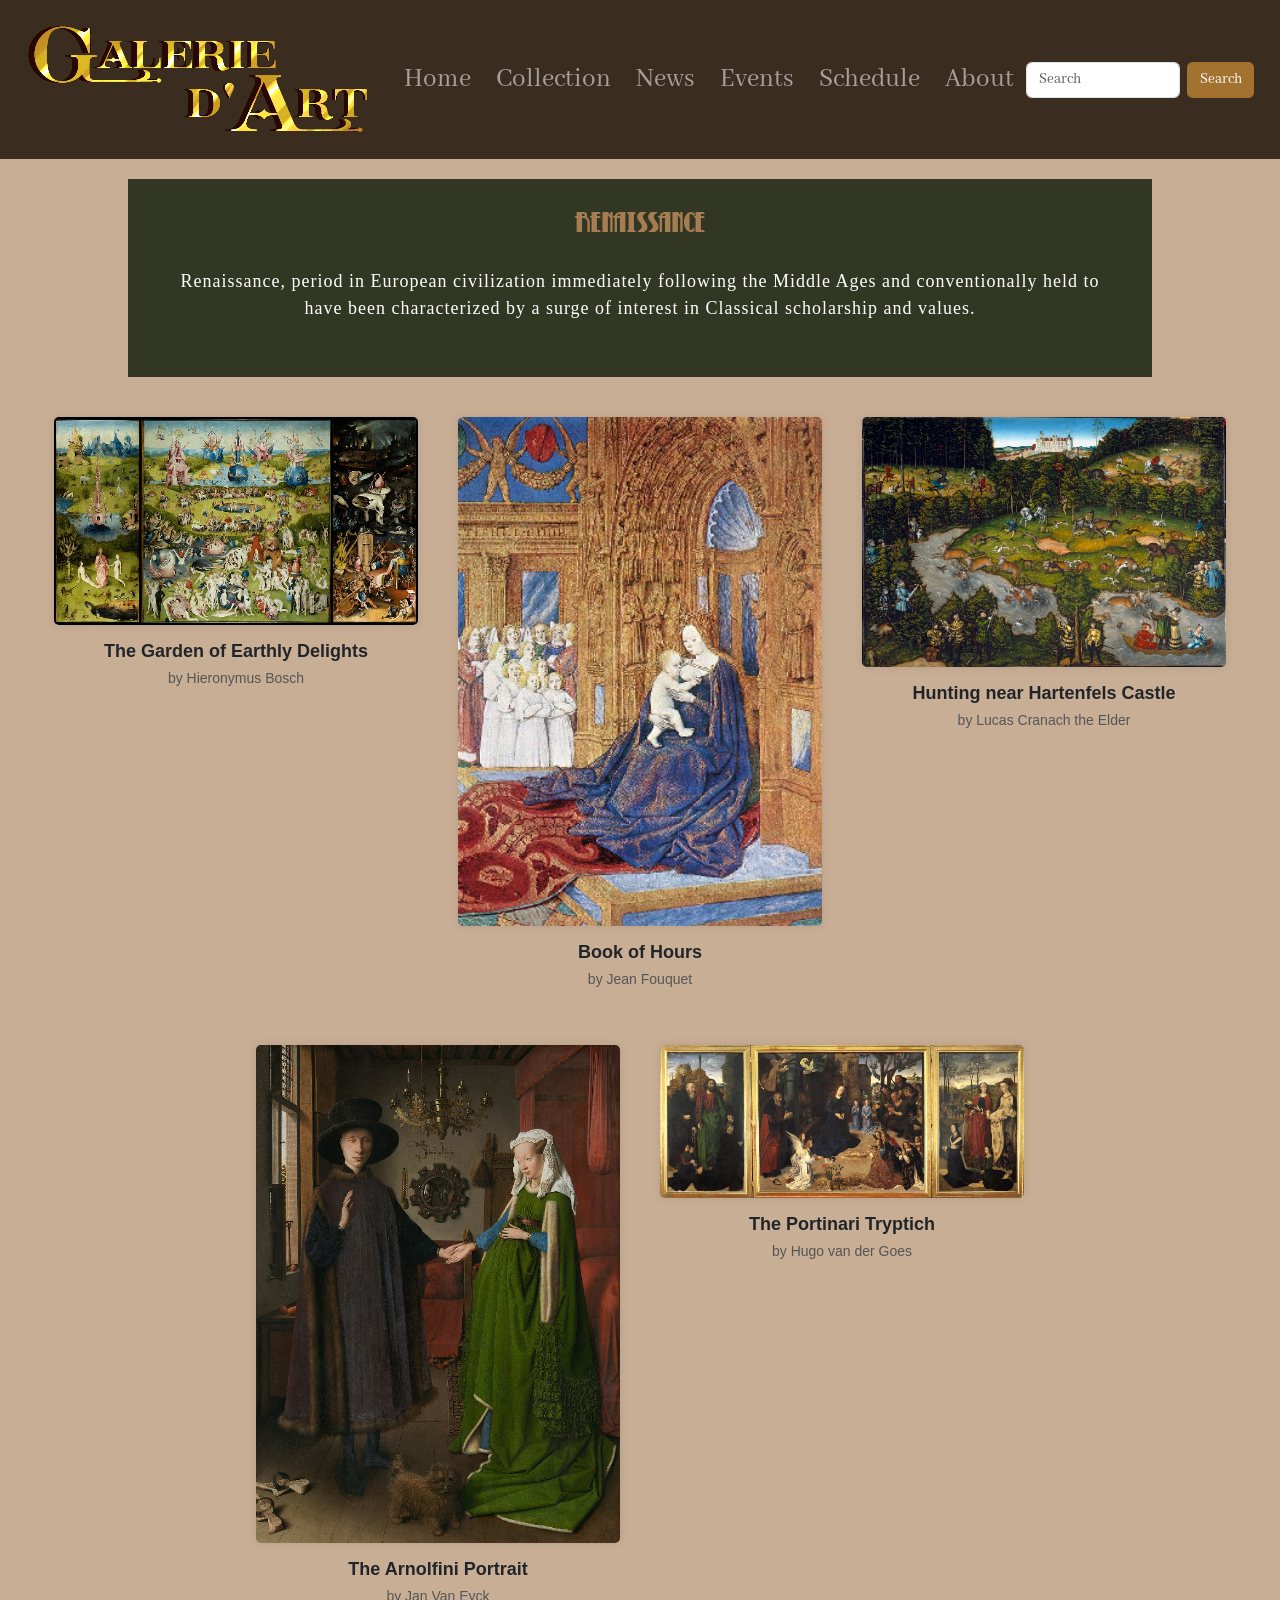
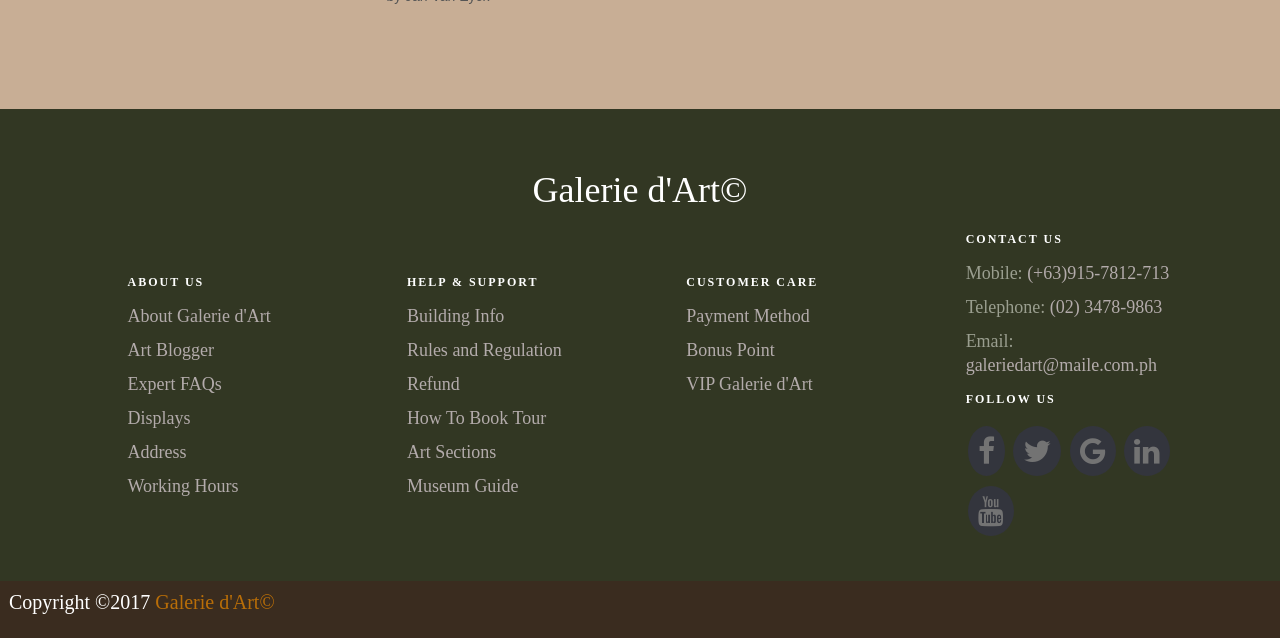
<file: ArtPeriods/renaissance.html>
<!DOCTYPE html>
<html>

<head>
  <meta charset="utf-8">
  <meta name="viewport" content="width=device-width, initial-scale=1">
  <title>Renaissance Period</title>
  <link href="../style.css" rel="stylesheet" type="text/css" />
  <link rel="stylesheet" href="https://cdnjs.cloudflare.com/ajax/libs/font-awesome/4.7.0/css/font-awesome.min.css">
  <script src="https://ajax.googleapis.com/ajax/libs/jquery/3.7.1/jquery.min.js"></script>
  <link href="https://cdn.jsdelivr.net/npm/bootstrap@5.3.3/dist/css/bootstrap.min.css" rel="stylesheet">
  <script src="https://cdn.jsdelivr.net/npm/bootstrap@5.3.3/dist/js/bootstrap.bundle.min.js"></script>
  <link rel="stylesheet" href="https://www.w3schools.com/w3css/4/w3.css">

  <style>
    body {
      background-color: #c8ae95;
    }
    .art-period {
      margin: 20px 10% 0px 10%;
      padding: 20px;
      text-align: center;
      background-color: #323723;
    }
    .art-period h1 {
      font-size: 24px;
      font-weight: bold;
      color: #a67c52;
    }
    .art-period p {
      color: #FFFFFF;
      padding: 20px;
      border-radius: 5px;
    }
    .note {
      margin-top: 10px;
      margin-left: 10%;
    }
    .gallery {
      display: flex;
      justify-content: center;
      flex-wrap: wrap;
      margin-top: 20px;
    }
    .gallery-item {
      margin: 10px;
      padding: 10px;
      border-radius: 5px;
      text-align: center;
      width: 30%;
    }
    .gallery-item input {
      box-shadow: 0 0 10px rgba(0, 0, 0, 0.1);
      width: 100%;
      height: auto;
      border-radius: 5px;
      transition: transform 0.2s;
    }
    .gallery-item input:hover {
      transform: scale(1.1);
      cursor: pointer;
    }
    .gallery-item h3 {
      font-size: 18px;
      font-weight: bold;
      margin: 10px 0 5px;
    }
    .gallery-item p {
      font-size: 14px;
      color: #555;
    }
    .modal h1, h4, p{
				color: white;
		}
    .description-text-pleasework{
        font-family: "Libre-Reg";
        font-size: 18px;
        letter-spacing: 1px;
    }
  </style>
</head>

<body>
  <nav class="navbar navbar-expand-sm p-3 navbar-dark" id="mynavbar">
    <div class="container-fluid">
        <a class="navbar-brand" href="../index.html"><img src="../Assets/logotest.png"></a>
        <div class="collapse navbar-collapse" id="mynavbar">
            <ul class="navbar-nav me-auto">
                <li class="nav-item">
                    <a class="nav-link" href="../index.html">Home</a>
                </li>
                <li class="nav-item">
                    <a class="nav-link" href="../categorySelection.html">Collection</a>
                </li>
                <li class="nav-item">
                    <a class="nav-link" href="../news.html">News</a>
                </li>
                <li class="nav-item">
                    <a class="nav-link" href="../events.html">Events</a>
                </li>
                <li class="nav-item">
                    <a class="nav-link" href="../schedule.html">Schedule</a>
                </li>
                <li class="nav-item">
                    <a class="nav-link" href="../about.html">About</a>
                </li>
            </ul>
            <form class="d-flex">
            <input class="form-control me-2" type="text" placeholder="Search">
            <button class="btn" type="button" id="Search">Search</button>
            </form>
        </div>
    </div>
  </nav>


  <div class="art-period textAbout">
    <h1 class="contentLabel">RENAISSANCE</h1>
    <p  class="description-text-pleasework">Renaissance, period in European civilization immediately following the Middle Ages and conventionally held to have been characterized by a surge of interest in Classical scholarship and values.</p>
  </div>

  <!-- gallery -->
  <div class="gallery">
    <div class="gallery-item">
      <input type="image" src="../Assets/Thumbnails/gallery_renaissance_thumbnail1.jpg" data-bs-toggle="modal" data-bs-target="#modal1">
      <h3>The Garden of Earthly Delights</h3>
      <p>by Hieronymus Bosch</p>
    </div>
    <div class="gallery-item">
      <input type="image" src="../Assets/Thumbnails/gallery_renaissance_thumbnail2.jpg" data-bs-toggle="modal" data-bs-target="#modal2">
      <h3>Book of Hours</h3>
      <p>by Jean Fouquet</p>
    </div>
    <div class="gallery-item">
      <input type="image" src="../Assets/Thumbnails/gallery_renaissance_thumbnail3.jpg" data-bs-toggle="modal" data-bs-target="#modal3">
      <h3>Hunting near Hartenfels Castle</h3>
      <p>by Lucas Cranach the Elder</p>
    </div>
    <div class="gallery-item">
      <input type="image" src="../Assets/Thumbnails/gallery_renaissance_thumbnail4.jpg" data-bs-toggle="modal" data-bs-target="#modal4">
      <h3>The Arnolfini Portrait</h3>
      <p>by Jan Van Eyck</p>
    </div>
    <div class="gallery-item">
      <input type="image" src="../Assets/Thumbnails/gallery_renaissance_thumbnail5.jpg" data-bs-toggle="modal" data-bs-target="#modal5">
      <h3>The Portinari Tryptich</h3>
      <p>by Hugo van der Goes</p>
    </div>
  </div>

  <div class="modal" id="modal1">
    <div class="modal-dialog modal-l center">
      <div class="modal-content center border border-rounded">
        <img class="img-fluid" src="../Assets/FullRes/renaissance_art1.jpg">
      </div>
      <h1>The Garden of Earthly Delights</h1>
      <h4>by Hieronymus Bosch</h4>
    </div>
  </div> <!--modal end-->

  <div class="modal" id="modal2">
    <div class="modal-dialog modal-l center">
      <div class="modal-content center border border-rounded">
        <img class="img-fluid" src="../Assets/FullRes/renaissance_art2.jpg">
      </div>
      <h1>Book of Hours</h1>
      <h4>by Jean Fouquet</h4>
    </div>
  </div>

  <div class="modal" id="modal3">
    <div class="modal-dialog modal-l center">
      <div class="modal-content center border border-rounded">
        <img class="img-fluid" src="../Assets/FullRes/renaissance_art3.jpg">
      </div>
      <h1>Hunting near Hartenfels Castle</h1>
      <h4>by Lucas Cranach the Elder</h4>
    </div>
  </div>

  <div class="modal" id="modal4">
    <div class="modal-dialog modal-l center">
      <div class="modal-content center border border-rounded">
        <img class="img-fluid" src="../Assets/FullRes/renaissance_art4.jpg">
      </div>
      <h1>The Arnolfini Portrait</h1>
      <h4>by Jan Van Eyck</h4>
    </div>
  </div>

  <div class="modal" id="modal5">
    <div class="modal-dialog modal-l center">
      <div class="modal-content center border border-rounded">
        <img class="img-fluid" src="../Assets/FullRes/renaissance_art5.jpg">
      </div>
      <h1>The Portinari Tryptich</h1>
      <h4>by Hugo van der Goes</h4>
    </div>
  </div>

  <br><br><br>
      <!--footer-->
      <div class="footer">
          <div class="topFooter">
              <div class="container">
                <div class="row"><div class="col-12 text-center"><h1 class="textAbout">Galerie d'Art©</h1></div></div>
                <div class="row">
                   <div class="col-12 col-sm-6 col-lg-3">
                     <ul style="list-style-type:none;" class="textAbout">
                        <li><div class="footerHeaders textAbout"><b>ABOUT US</b></div></li>
                        <li><a href="about.html">About Galerie d'Art</a></li>
                        <li><a href="#">Art Blogger</a></li>
                        <li><a href="#">Expert FAQs </a></li>
                        <li><a href="categorySelection.html">Displays</a></li>
                        <li><a href="#">Address</a></li>
                        <li><a href="#availability">Working Hours</a></li>

                     </ul>
                   </div>
                  <div class="col-12 col-sm-6 col-lg-3">
                     <ul style="list-style-type:none;" class="textAbout">
                        <li><div class="footerHeaders textAbout"><b>HELP & SUPPORT</b></div></li>
                        <li><a href="#">Building Info</a></li>
                        <li><a href="#">Rules and Regulation</a></li>
                        <li><a href="#">Refund</a></li>
                        <li><a href="#">How To Book Tour</a></li>
                        <li><a href="categorySelection.html">Art Sections</a></li>
                        <li><a href="#">Museum Guide</a></li>
                     </ul>
                  </div>
                  <div class="col-12 col-sm-6 col-lg-3">
                     <ul style="list-style-type:none;" class="textAbout">
                        <li><div class="footerHeaders textAbout"><b>CUSTOMER CARE</b></div></li>
                        <li><a href="#">Payment Method</a></li>
                        <li><a href="#">Bonus Point</a></li>
                        <li><a href="#">VIP Galerie d'Art</a></li>
                        <li> &nbsp</li>
                        <li> &nbsp</li>
                        <li> &nbsp</li>
                     </ul>
                  </div>
                  <div class="col-12 col-sm-6 col-lg-3">
                     <ul style="list-style-type:none;" class="textAbout">
                        <li><div class="footerHeaders textAbout"><b>CONTACT US</b></div></li>
                        <li>Mobile: <a href="#">(+63)915-7812-713</a></li>
                        <li>Telephone: <a href="#">(02) 3478-9863</a></li>
                        <li class="text-break">Email: <a href="#">galeriedart@maile.com.ph</a></li>
                        <li><div class="footerHeaders textAbout"><b>FOLLOW US</b></div></li>
                        <li class="social_icons"><a class="facebook" href="#"><i class="fa fa-facebook"></i></a>
                        <a class="twitter" href="#"><i class="fa fa-twitter"></i></a>
                        <a class="google" href="#"><i class="fa fa-google"></i></a>
                        <a class="linkedin" href="#"><i class="fa fa-linkedin"></i></a>
                        <a class="youtube" href="#"><i class="fa fa-youtube"></i></a></li>
                     </ul>
                  </div>
                </div>
              </div>
          </div>

          <div class="bottomFooter">
            <p class="textAbout">Copyright ©2017&nbsp<span style="color:#B96E08">Galerie d'Art©</span></p>
          </div>
      </div>
</body>
</file>
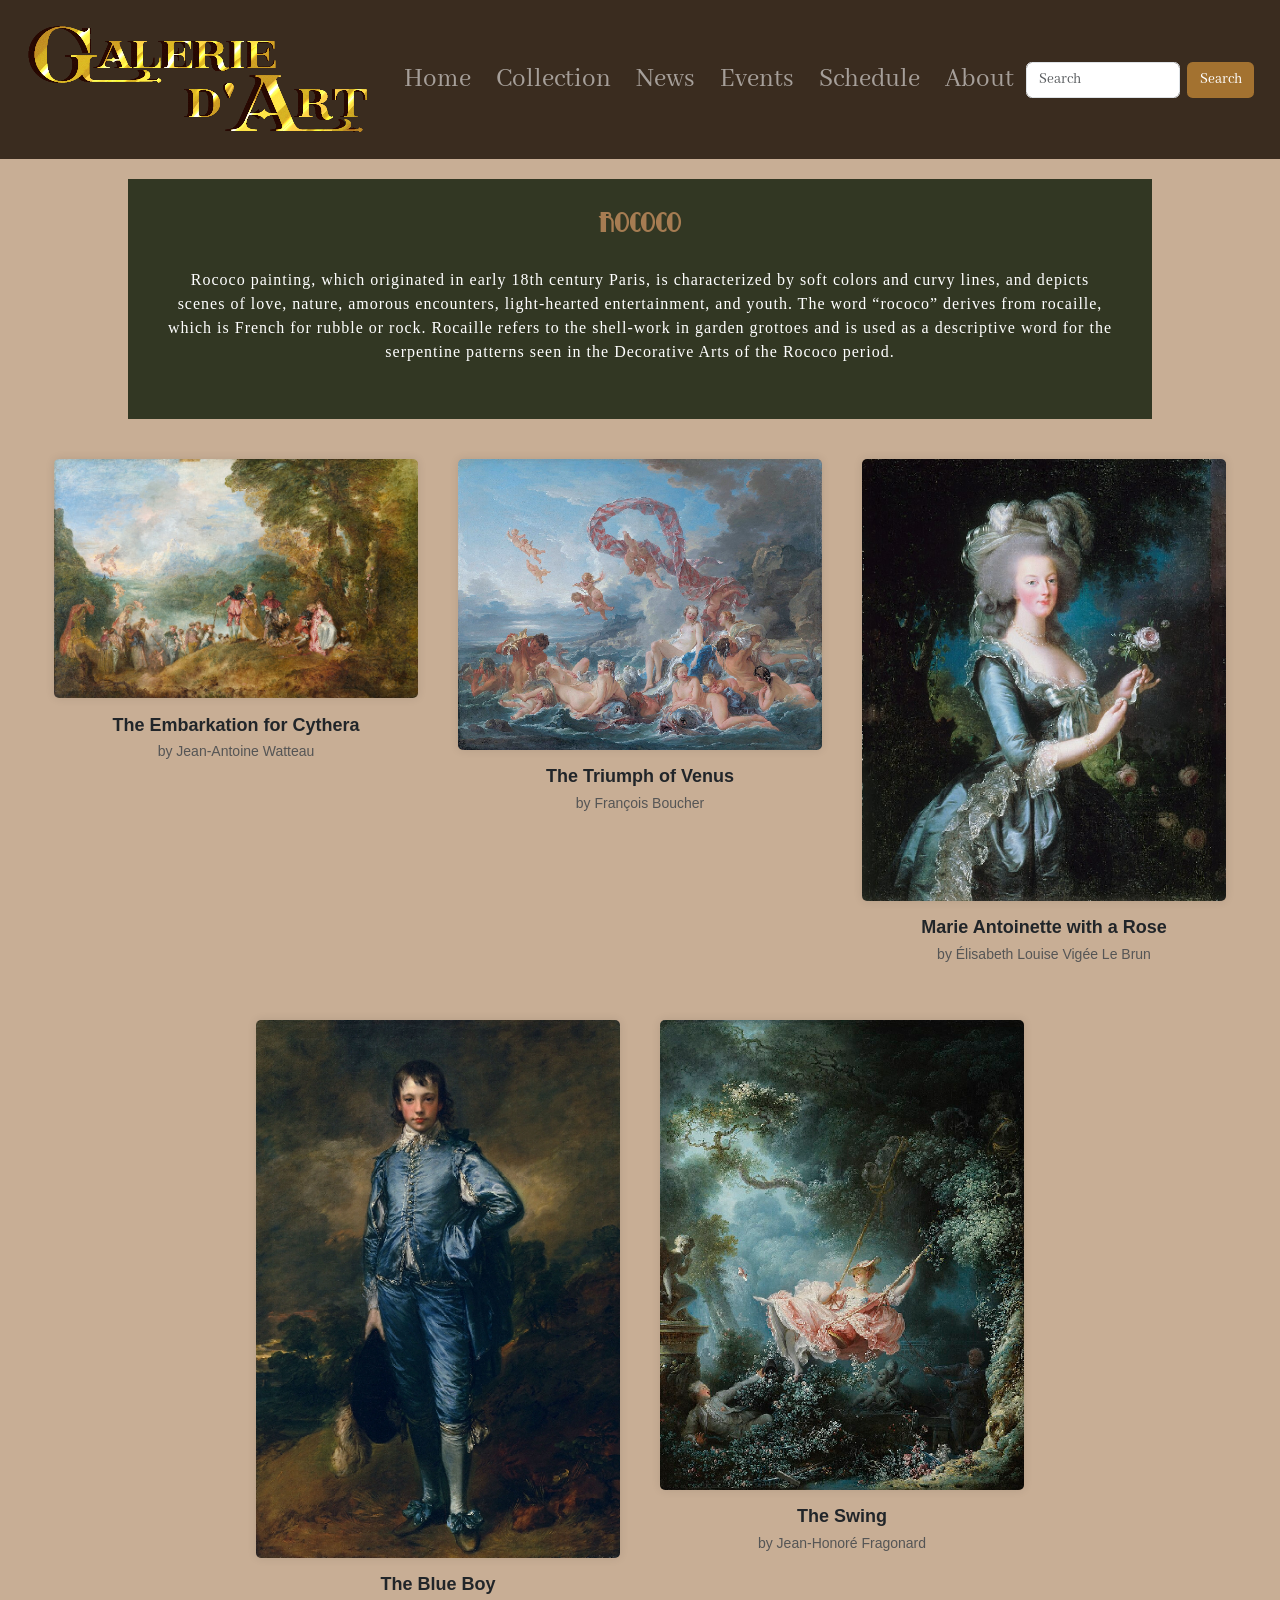
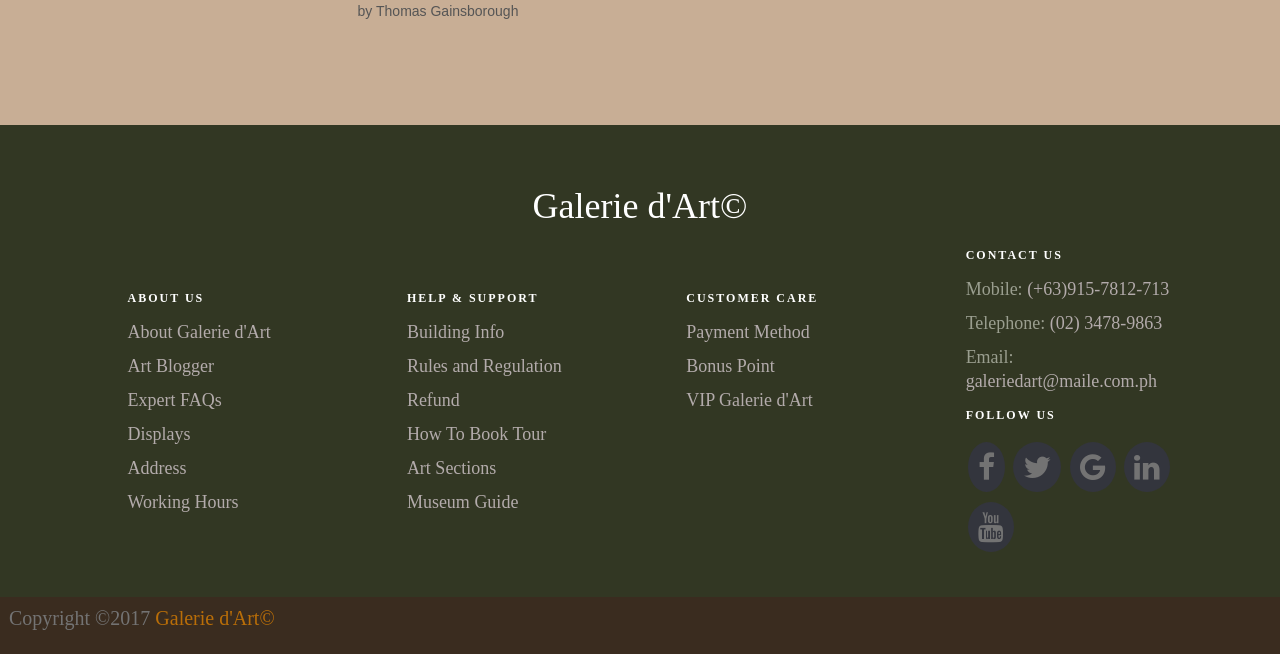
<file: ArtPeriods/rococo.html>
<!DOCTYPE html>
<html>

<head>
  <meta charset="utf-8">
  <meta name="viewport" content="width=device-width, initial-scale=1">
  <title>Rococo Period</title>
  <link href="../style.css" rel="stylesheet" type="text/css" />
  <link rel="stylesheet" href="https://cdnjs.cloudflare.com/ajax/libs/font-awesome/4.7.0/css/font-awesome.min.css">
  <script src="https://ajax.googleapis.com/ajax/libs/jquery/3.7.1/jquery.min.js"></script>
  <link href="https://cdn.jsdelivr.net/npm/bootstrap@5.3.3/dist/css/bootstrap.min.css" rel="stylesheet">
  <script src="https://cdn.jsdelivr.net/npm/bootstrap@5.3.3/dist/js/bootstrap.bundle.min.js"></script>
  <link rel="stylesheet" href="https://www.w3schools.com/w3css/4/w3.css">

  <style>
    body {
    background-color: #c8ae95;
  }
    .art-period {
      margin: 20px 10% 0px 10%;
      padding: 20px;
      text-align: center;
      background-color: #323723;
    }
    .art-period h1 {
      font-size: 24px;
      font-weight: bold;
      color: #a67c52;
    }
    .art-period p {
      color: #FFFFFF;
      padding: 20px;
      border-radius: 5px;
    }
    .note {
      margin-top: 10px;
      margin-left: 10%;
    }
    .gallery {
      display: flex;
      justify-content: center;
      flex-wrap: wrap;
      margin-top: 20px;
    }
    .gallery-item {
      margin: 10px;
      padding: 10px;
      border-radius: 5px;
      text-align: center;
      width: 30%;
    }
    .gallery-item input {
      box-shadow: 0 0 10px rgba(0, 0, 0, 0.1);
      width: 100%;
      height: auto;
      border-radius: 5px;
      transition: transform 0.2s;
    }
    .gallery-item input:hover {
      transform: scale(1.1);
      cursor: pointer;
    }
    .gallery-item h3 {
      font-size: 18px;
      font-weight: bold;
      margin: 10px 0 5px;
    }
    .gallery-item p {
      font-size: 14px;
      color: #555;
    }
    .modal h1, h4{
				color: white;
			}
    .description-text-pleasework{
        font-family: "Libre-Reg";
        font-size: 16px;
        letter-spacing: 1px;
    }
  </style>
</head>

<body>
  <nav class="navbar navbar-expand-sm p-3 navbar-dark" id="mynavbar">
    <div class="container-fluid">
        <a class="navbar-brand" href="../index.html"><img src="../Assets/logotest.png"></a>
        <div class="collapse navbar-collapse" id="mynavbar">
            <ul class="navbar-nav me-auto">
                <li class="nav-item">
                    <a class="nav-link" href="../index.html">Home</a>
                </li>
                <li class="nav-item">
                    <a class="nav-link" href="../categorySelection.html">Collection</a>
                </li>
                <li class="nav-item">
                    <a class="nav-link" href="../news.html">News</a>
                </li>
                <li class="nav-item">
                    <a class="nav-link" href="../events.html">Events</a>
                </li>
                <li class="nav-item">
                    <a class="nav-link" href="../schedule.html">Schedule</a>
                </li>
                <li class="nav-item">
                    <a class="nav-link" href="../about.html">About</a>
                </li>
            </ul>
            <form class="d-flex">
            <input class="form-control me-2" type="text" placeholder="Search">
            <button class="btn" type="button" id="Search">Search</button>
            </form>
        </div>
    </div>
  </nav>

  <!-- main content -->
  <div class="art-period textAbout">
    <h1 class="contentLabel">ROCOCO</h1>
    <p class="description-text-pleasework">Rococo painting, which originated in early 18th century Paris, is characterized by soft colors and curvy lines, and depicts scenes of love, nature, amorous encounters, light-hearted entertainment, and youth. The word “rococo” derives from rocaille, which is French for rubble or rock. Rocaille refers to the shell-work in garden grottoes and is used as a descriptive word for the serpentine patterns seen in the Decorative Arts of the Rococo period.</p>
  </div>
  <!-- gallery -->
  <div class="gallery">
    <div class="gallery-item">
      <input type="image" src="../Assets/Thumbnails/gallery_rococo_thumbnail1.jpg" data-bs-toggle="modal" data-bs-target="#modal1">
      <h3>The Embarkation for Cythera</h3>
      <p>by Jean-Antoine Watteau</p>
    </div>
    <div class="gallery-item">
      <input type="image" src="../Assets/Thumbnails/gallery_rococo_thumbnail2.jpg" data-bs-toggle="modal" data-bs-target="#modal2">
      <h3>The Triumph of Venus</h3>
      <p>by François Boucher</p>
    </div>
    <div class="gallery-item">
      <input type="image" src="../Assets/Thumbnails/gallery_rococo_thumbnail3.jpg" data-bs-toggle="modal" data-bs-target="#modal3">
      <h3>Marie Antoinette with a Rose</h3>
      <p>by Élisabeth Louise Vigée Le Brun</p>
    </div>
    <div class="gallery-item">
      <input type="image" src="../Assets/Thumbnails/gallery_rococo_thumbnail4.jpg" data-bs-toggle="modal" data-bs-target="#modal4">
      <h3>The Blue Boy</h3>
      <p>by Thomas Gainsborough</p>
    </div>
    <div class="gallery-item">
      <input type="image" src="../Assets/Thumbnails/gallery_rococo_thumbnail5.jpg" data-bs-toggle="modal" data-bs-target="#modal5">
      <h3>The Swing</h3>
      <p>by Jean-Honoré Fragonard</p>
    </div>
  </div>

  <div class="modal" id="modal1">
    <div class="modal-dialog modal-l center">
      <div class="modal-content center border border-rounded">
        <img class="img-fluid" src="../Assets/FullRes/rococo_art1.jpg">
      </div>
      <h1>The Embarkation for Cythera</h1>
      <h4>by Jean-Antoine Watteau<h4>
    </div>
  </div> <!--modal end-->

  <div class="modal" id="modal2">
    <div class="modal-dialog modal-l center">
      <div class="modal-content center border border-rounded">
        <img class="img-fluid" src="../Assets/FullRes/rococo_art2.jpg">
      </div>
      <h1>The Triumph of Venus</h1>
      <h4>by François Boucher</h4>
    </div>
  </div>

  <div class="modal" id="modal3">
    <div class="modal-dialog modal-l center">
      <div class="modal-content center border border-rounded">
        <img class="img-fluid" src="../Assets/FullRes/rococo_art3.jpg">
      </div>
      <h1>Marie Antoinette with a Rose</h1>
      <h4>by Élisabeth Louise Vigée Le Brun</h4>
    </div>
  </div>

  <div class="modal" id="modal4">
    <div class="modal-dialog modal-l center">
      <div class="modal-content center border border-rounded">
        <img class="img-fluid" src="../Assets/FullRes/rococo_art4.jpg">
      </div>
      <h1>The Blue Boy</h1>
      <h4>by Thomas Gainsborough</h4>
    </div>
  </div>

  <div class="modal" id="modal5">
    <div class="modal-dialog modal-l center">
      <div class="modal-content center border border-rounded">
        <img class="img-fluid" src="../Assets/FullRes/rococo_art5.jpg">
      </div>
      <h1>The Swing</h1>
      <h4>by Jean-Honoré Fragonard</h4>
    </div>
  </div>

  <br><br><br>
      <!--footer-->
      <div class="footer">
          <div class="topFooter">
              <div class="container">
                <div class="row"><div class="col-12 text-center"><h1 class="textAbout">Galerie d'Art©</h1></div></div>
                <div class="row">
                   <div class="col-12 col-sm-6 col-lg-3">
                     <ul style="list-style-type:none;" class="textAbout">
                        <li><div class="footerHeaders textAbout"><b>ABOUT US</b></div></li>
                        <li><a href="about.html">About Galerie d'Art</a></li>
                        <li><a href="#">Art Blogger</a></li>
                        <li><a href="#">Expert FAQs </a></li>
                        <li><a href="categorySelection.html">Displays</a></li>
                        <li><a href="#">Address</a></li>
                        <li><a href="#availability">Working Hours</a></li>

                     </ul>
                   </div>
                  <div class="col-12 col-sm-6 col-lg-3">
                     <ul style="list-style-type:none;" class="textAbout">
                        <li><div class="footerHeaders textAbout"><b>HELP & SUPPORT</b></div></li>
                        <li><a href="#">Building Info</a></li>
                        <li><a href="#">Rules and Regulation</a></li>
                        <li><a href="#">Refund</a></li>
                        <li><a href="#">How To Book Tour</a></li>
                        <li><a href="categorySelection.html">Art Sections</a></li>
                        <li><a href="#">Museum Guide</a></li>
                     </ul>
                  </div>
                  <div class="col-12 col-sm-6 col-lg-3">
                     <ul style="list-style-type:none;" class="textAbout">
                        <li><div class="footerHeaders textAbout"><b>CUSTOMER CARE</b></div></li>
                        <li><a href="#">Payment Method</a></li>
                        <li><a href="#">Bonus Point</a></li>
                        <li><a href="#">VIP Galerie d'Art</a></li>
                        <li> &nbsp</li>
                        <li> &nbsp</li>
                        <li> &nbsp</li>
                     </ul>
                  </div>
                  <div class="col-12 col-sm-6 col-lg-3">
                     <ul style="list-style-type:none;" class="textAbout">
                        <li><div class="footerHeaders textAbout"><b>CONTACT US</b></div></li>
                        <li>Mobile: <a href="#">(+63)915-7812-713</a></li>
                        <li>Telephone: <a href="#">(02) 3478-9863</a></li>
                        <li class="text-break">Email: <a href="#">galeriedart@maile.com.ph</a></li>
                        <li><div class="footerHeaders textAbout"><b>FOLLOW US</b></div></li>
                        <li class="social_icons"><a class="facebook" href="#"><i class="fa fa-facebook"></i></a>
                        <a class="twitter" href="#"><i class="fa fa-twitter"></i></a>
                        <a class="google" href="#"><i class="fa fa-google"></i></a>
                        <a class="linkedin" href="#"><i class="fa fa-linkedin"></i></a>
                        <a class="youtube" href="#"><i class="fa fa-youtube"></i></a></li>
                     </ul>
                  </div>
                </div>
              </div>
          </div>

          <div class="bottomFooter">
            <p class="textAbout">Copyright ©2017&nbsp<span style="color:#B96E08">Galerie d'Art©</span></p>
          </div>
      </div>

</body>
</file>
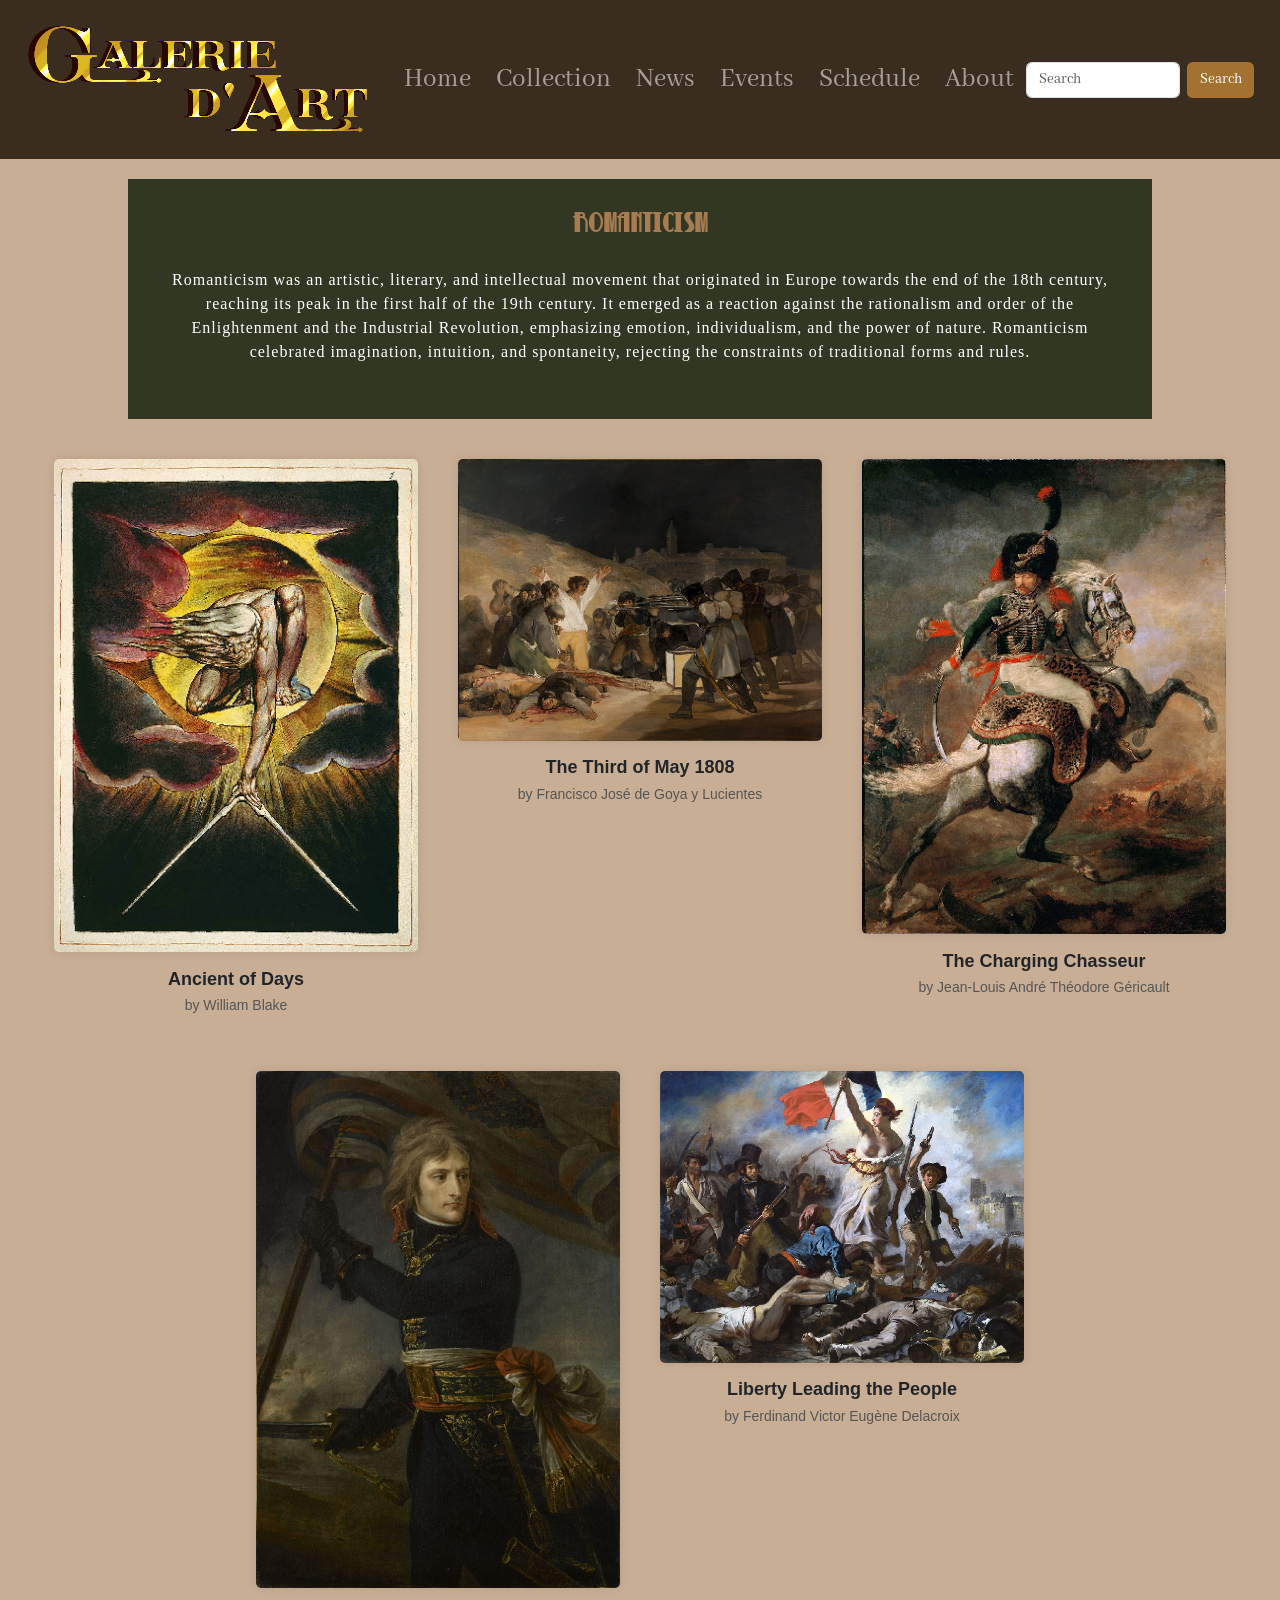
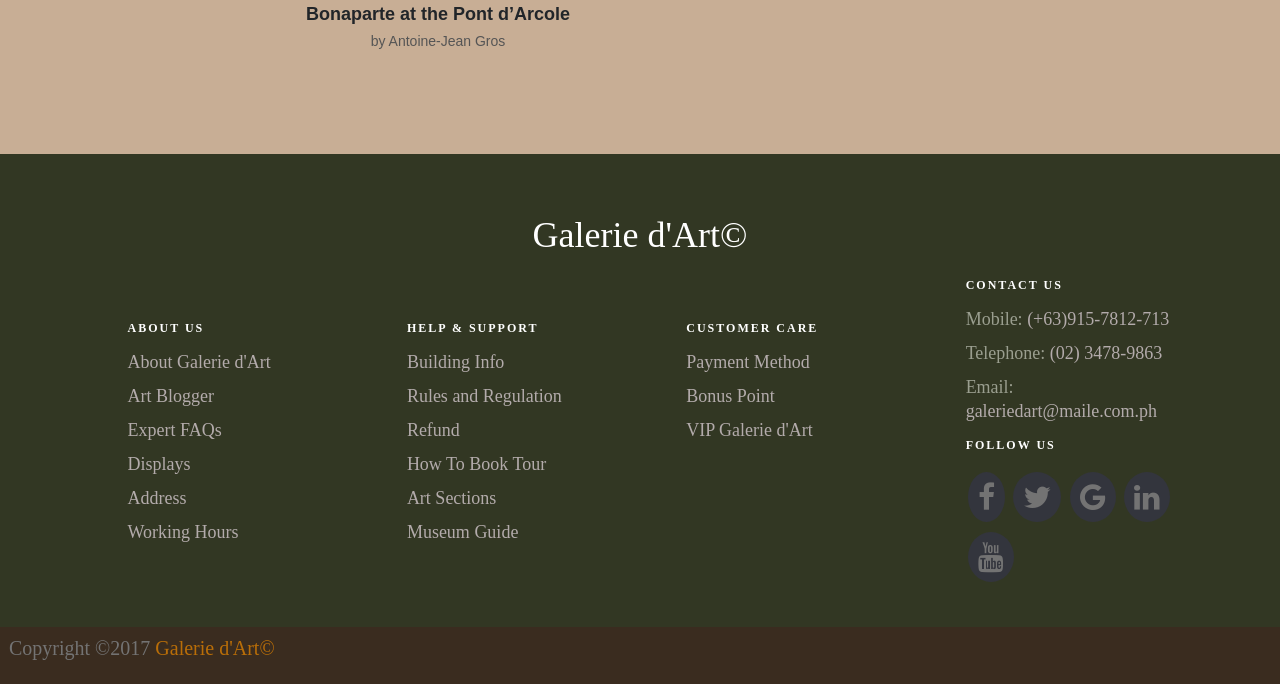
<file: ArtPeriods/romanticism.html>
<!DOCTYPE html>
<html>

<head>
  <meta charset="utf-8">
  <meta name="viewport" content="width=device-width, initial-scale=1">
  <title>Romanticism Period</title>
  <link href="../style.css" rel="stylesheet" type="text/css" />
  <link rel="stylesheet" href="https://cdnjs.cloudflare.com/ajax/libs/font-awesome/4.7.0/css/font-awesome.min.css">
  <script src="https://ajax.googleapis.com/ajax/libs/jquery/3.7.1/jquery.min.js"></script>
  <link href="https://cdn.jsdelivr.net/npm/bootstrap@5.3.3/dist/css/bootstrap.min.css" rel="stylesheet">
  <script src="https://cdn.jsdelivr.net/npm/bootstrap@5.3.3/dist/js/bootstrap.bundle.min.js"></script>
  <link rel="stylesheet" href="https://www.w3schools.com/w3css/4/w3.css">

  <style>
    body {
      background-color: #c8ae95;
    }
    .art-period {
      margin: 20px 10% 0px 10%;
      padding: 20px;
      text-align: center;
      background-color: #323723;
    }
    .art-period h1 {
      font-size: 24px;
      font-weight: bold;
      color: #a67c52;
    }
    .art-period p {
      color: #FFFFFF;
      padding: 20px;
      border-radius: 5px;
    }
    .note {
      margin-top: 10px;
      margin-left: 10%;
    }
    .gallery {
      display: flex;
      justify-content: center;
      flex-wrap: wrap;
      margin-top: 20px;
    }
    .gallery-item {
      margin: 10px;
      padding: 10px;
      border-radius: 5px;
      text-align: center;
      width: 30%;
    }
    .gallery-item input {
      box-shadow: 0 0 10px rgba(0, 0, 0, 0.1);
      width: 100%;
      height: auto;
      border-radius: 5px;
      transition: transform .2s;
    }
    .gallery-item input:hover {
      transform: scale(1.1);
      cursor: pointer;
    }
    .gallery-item h3 {
      font-size: 18px;
      font-weight: bold;
      margin: 10px 0 5px;
    }
    .gallery-item p {
      font-size: 14px;
      color: #555;
    }
    .modal h1, h4{
				color: white;
		}
    .description-text-pleasework{
        font-family: "Libre-Reg";
        font-size: 16px;
        letter-spacing: 1px;
    }
  </style>
</head>

<body>
  <nav class="navbar navbar-expand-sm p-3 navbar-dark" id="mynavbar">
    <div class="container-fluid">
        <a class="navbar-brand" href="../index.html"><img src="../Assets/logotest.png"></a>
        <div class="collapse navbar-collapse" id="mynavbar">
            <ul class="navbar-nav me-auto">
                <li class="nav-item">
                    <a class="nav-link" href="../index.html">Home</a>
                </li>
                <li class="nav-item">
                    <a class="nav-link" href="../categorySelection.html">Collection</a>
                </li>
                <li class="nav-item">
                    <a class="nav-link" href="../news.html">News</a>
                </li>
                <li class="nav-item">
                    <a class="nav-link" href="../events.html">Events</a>
                </li>
                <li class="nav-item">
                    <a class="nav-link" href="../schedule.html">Schedule</a>
                </li>
                <li class="nav-item">
                    <a class="nav-link" href="../about.html">About</a>
                </li>
            </ul>
            <form class="d-flex">
            <input class="form-control me-2" type="text" placeholder="Search">
            <button class="btn" type="button" id="Search">Search</button>
            </form>
        </div>
    </div>
  </nav>

  <!-- main content -->
  <div class="art-period textAbout">
    <h1 class="contentLabel">ROMANTICISM</h1>
    <p class="description-text-pleasework">Romanticism was an artistic, literary, and intellectual movement that originated in Europe towards the end of the 18th century, reaching its peak in the first half of the 19th century. It emerged as a reaction against the rationalism and order of the Enlightenment and the Industrial Revolution, emphasizing emotion, individualism, and the power of nature. Romanticism celebrated imagination, intuition, and spontaneity, rejecting the constraints of traditional forms and rules.</p>
  </div>

  <!-- gallery -->
  <div class="gallery">
    <div class="gallery-item">
      <input type="image" src="../Assets/Thumbnails/gallery_rom_thumbnail1.jpg" data-bs-toggle="modal" data-bs-target="#modal1">
      <h3>Ancient of Days</h3>
      <p>by William Blake</p>
    </div>
    <div class="gallery-item">
      <input type="image" src="../Assets/Thumbnails/gallery_rom_thumbnail2.jpg" data-bs-toggle="modal" data-bs-target="#modal2">
      <h3>The Third of May 1808</h3>
      <p>by Francisco José de Goya y Lucientes</p>
    </div>
    <div class="gallery-item">
      <input type="image" src="../Assets/Thumbnails/gallery_rom_thumbnail3.jpg" data-bs-toggle="modal" data-bs-target="#modal3">
      <h3>The Charging Chasseur</h3>
      <p>by Jean-Louis André Théodore Géricault</p>
    </div>
    <div class="gallery-item">
      <input type="image" src="../Assets/Thumbnails/gallery_rom_thumbnail4.jpg" data-bs-toggle="modal" data-bs-target="#modal4">
      <h3>Bonaparte at the Pont d’Arcole</h3>
      <p>by Antoine-Jean Gros</p>
    </div>
    <div class="gallery-item">
      <input type="image" src="../Assets/Thumbnails/gallery_rom_thumbnail5.jpg" data-bs-toggle="modal" data-bs-target="#modal5">
      <h3>Liberty Leading the People</h3>
      <p>by Ferdinand Victor Eugène Delacroix</p>
    </div>
  </div>

  <div class="modal" id="modal1">
    <div class="modal-dialog modal-l center">
      <div class="modal-content center border border-rounded">
        <img class="img-fluid" src="../Assets/FullRes/rom_art1.jpg">
      </div>
      <h1>Ancient of Days</h1>
      <h4>by William Blake</h4>
    </div>
  </div> <!--modal end-->

  <div class="modal" id="modal2">
    <div class="modal-dialog modal-l center">
      <div class="modal-content center border border-rounded">
        <img class="img-fluid" src="../Assets/FullRes/rom_art2.jpg">
      </div>
      <h1>The Third of May 1808</h1>
      <h4>by Francisco José de Goya y Lucientes</h4>
    </div>
  </div>

  <div class="modal" id="modal3">
    <div class="modal-dialog modal-l center">
      <div class="modal-content center border border-rounded">
        <img class="img-fluid" src="../Assets/FullRes/rom_art3.jpg">
      </div>
      <h1>The Charging Chasseur</h1>
      <h4>by Jean-Louis André Théodore Géricault</h4>
    </div>
  </div>

  <div class="modal" id="modal4">
    <div class="modal-dialog modal-l center">
      <div class="modal-content center border border-rounded">
        <img class="img-fluid" src="../Assets/FullRes/rom_art4.jpg">
      </div>
      <h1>Bonaparte at the Pont d'Arcole</h1>
      <h4>by Antoine-Jean Gros</h4>
    </div>
  </div>

  <div class="modal" id="modal5">
    <div class="modal-dialog modal-l center">
      <div class="modal-content center border border-rounded">
        <img class="img-fluid" src="../Assets/FullRes/rom_art5.jpg">
      </div>
      <h1>Liberty Leading the People</h1>
      <h4>by Ferdinand Victor Eugène Delacroix</h4>
    </div>
  </div>

  <br><br><br>
      <!--footer-->
      <div class="footer">
          <div class="topFooter">
              <div class="container">
                <div class="row"><div class="col-12 text-center"><h1 class="textAbout">Galerie d'Art©</h1></div></div>
                <div class="row">
                   <div class="col-12 col-sm-6 col-lg-3">
                     <ul style="list-style-type:none;" class="textAbout">
                        <li><div class="footerHeaders textAbout"><b>ABOUT US</b></div></li>
                        <li><a href="about.html">About Galerie d'Art</a></li>
                        <li><a href="#">Art Blogger</a></li>
                        <li><a href="#">Expert FAQs </a></li>
                        <li><a href="categorySelection.html">Displays</a></li>
                        <li><a href="#">Address</a></li>
                        <li><a href="#availability">Working Hours</a></li>

                     </ul>
                   </div>
                  <div class="col-12 col-sm-6 col-lg-3">
                     <ul style="list-style-type:none;" class="textAbout">
                        <li><div class="footerHeaders textAbout"><b>HELP & SUPPORT</b></div></li>
                        <li><a href="#">Building Info</a></li>
                        <li><a href="#">Rules and Regulation</a></li>
                        <li><a href="#">Refund</a></li>
                        <li><a href="#">How To Book Tour</a></li>
                        <li><a href="categorySelection.html">Art Sections</a></li>
                        <li><a href="#">Museum Guide</a></li>
                     </ul>
                  </div>
                  <div class="col-12 col-sm-6 col-lg-3">
                     <ul style="list-style-type:none;" class="textAbout">
                        <li><div class="footerHeaders textAbout"><b>CUSTOMER CARE</b></div></li>
                        <li><a href="#">Payment Method</a></li>
                        <li><a href="#">Bonus Point</a></li>
                        <li><a href="#">VIP Galerie d'Art</a></li>
                        <li> &nbsp</li>
                        <li> &nbsp</li>
                        <li> &nbsp</li>
                     </ul>
                  </div>
                  <div class="col-12 col-sm-6 col-lg-3">
                     <ul style="list-style-type:none;" class="textAbout">
                        <li><div class="footerHeaders textAbout"><b>CONTACT US</b></div></li>
                        <li>Mobile: <a href="#">(+63)915-7812-713</a></li>
                        <li>Telephone: <a href="#">(02) 3478-9863</a></li>
                        <li class="text-break">Email: <a href="#">galeriedart@maile.com.ph</a></li>
                        <li><div class="footerHeaders textAbout"><b>FOLLOW US</b></div></li>
                        <li class="social_icons"><a class="facebook" href="#"><i class="fa fa-facebook"></i></a>
                        <a class="twitter" href="#"><i class="fa fa-twitter"></i></a>
                        <a class="google" href="#"><i class="fa fa-google"></i></a>
                        <a class="linkedin" href="#"><i class="fa fa-linkedin"></i></a>
                        <a class="youtube" href="#"><i class="fa fa-youtube"></i></a></li>
                     </ul>
                  </div>
                </div>
              </div>
          </div>

          <div class="bottomFooter">
            <p class="textAbout">Copyright ©2017&nbsp<span style="color:#B96E08">Galerie d'Art©</span></p>
          </div>
      </div>

</body>
</file>
<file: style.css>
@font-face {
	font-family: "Libre Reg";
	src: url(Fonts/AbhayaLibre-Regular.ttf);
}
@font-face {
	font-family: "Libre Bold";
	src: url(Fonts/AbhayaLibre-Bold.ttf);
}
@font-face {
	font-family: "Boldest Romance";
	src: url(Fonts/Boldest-Romance.otf);
}
@font-face {
	font-family: "Betty Noir";
	src: url(Fonts/bettynoir.ttf);
}

body,
.row {
	background-color: #c8ae95;
	font-family: "Libre Reg";
	font-size: 18px;
	margin: 0;
	width: 100%;
}

#navbarbg {
	background-color: #3a2c1f;
	font-size: 20px;
}

#mynavbar {
	background-color: #3a2c1f;
	font-size: 20px;
}

.center {
	display: block;
	text-align: center;
	margin: auto;
}

.headerLogo {
	background-color: #bf0d28;
	text-align: left;
	float: left;
	width: 33.33%;
	font-size: 200%;
}

.header img {
	padding: 20px;
	width: 40%;
}

.headerButtons {
	background-color: #81381f;
	width: 66.66%;
	font-size: 200%;
	overflow: auto;
}

.buttons {
	width: 33%;
	top: 150px;
	padding: 50px;
	float: right;
}

.buttons td {
	padding: 110px 0 0 70px;
}

.flexbox {
	width: 100%;
}

.main-header {
	background-color: red;
}

.home-buttons {
	display: flex;
	flex-direction: row;
}


.dividerLabel {
	padding: 5px 10px;
	font-family: "Betty Noir";
	font-size: 6vh;
	letter-spacing: 2px;
	margin-top: 3vh;
	margin-bottom: 2vh;
}

.pageLabel,
.textInsert h4, .textInsert h1, .textInsert h3, .contentLabel {
	font-family: "Betty Noir";

}

.textInsert a{
	font-size: 20px;
}

.eventLabel {
	font-family: "Betty Noir";
	font-weight: lighter;
}

.eventTextContain{
	margin-left: 3.5vw;
}

.name{
	font-weight: bold;
	font-size: 1.2em;
}

#mynavbar {
	font-family: "Libre Reg";
	font-size: 20pt;
}

.responsive-banner {
	width: 100%;
	height: auto;
	content: url('Assets/logotest_small.png');
}
@media (min-width: 768px) {
	.responsive-banner {
		content: url('Assets/logotest.png');
	}
}

#mynavbar li {
	padding-inline: 5px;
}

.calendar_background{
	background-color: white;
}
.event {
	font-family: "Libre Reg";
}

.card,
.card-title, .textAbout {
	font-family: "Betty Noir";
}
.textAbout {
	font-family: "Libre-Reg";
}

.articles {
	position: relative;
	text-align: center;
	color: black;
	margin-top: 50px;
	width: 100vw;
	align-items: center;
	z-index: 0;
}

.leftcont {
	margin-left: auto;
	margin-right: auto;
	width: 50%;
	float: left;
}

.rightcont {
	margin-left: auto;
	margin-right: auto;
	width: 50%;
	float: right;
}

.form td {
	padding: 10px;
}

.accordion {
	background-color: #eee;
	color: #444;
	cursor: pointer;
	padding: 18px;
	width: 100%;
	border: none;
	text-align: left;
	outline: none;
	font-size: 15px;
	transition: 0.4s;
}

.active,
.accordion:hover {
	background-color: #ccc;
}

.panel {
	padding: 0 18px;
	display: none;
	background-color: white;
	overflow: hidden;
}

.mySlides {
	display: none;
}

.mySlides2 {
	display: none;
}

.news-title {
	padding: 10px;
	font-size: 48px;
	font-weight: bold;
	text-align: center;
	margin-top: 50px;
	margin-bottom: 0px;
}
.news-container {
	display: flex;
	flex-wrap: wrap;
	justify-content: center;
	padding: 20px;
}
.news-item {
	background-color: #81381f;
	color: #000000;
	width: 30%;
	height: 100%;
	margin: 10px;
	padding: 0;
	box-sizing: border-box;
	overflow: hidden;
	position: relative;
}
.news-item img {
	width: 100%;
	height: 20%;
	object-fit: cover;
	display: block;
}
.news-item .content {
	padding: 20px;
}
.news-item h2 {
	margin-top: 10px;
	font-size: 100%;
	font-weight: bold;
	text-align: center;
}
.news-item p {
	margin: 5px 0;
}
.news-item .date {
	font-size: 150%;
	font-weight: bold;
	position: absolute;
	top: 0px;
	left: 10px;
	padding: 5px;
	color: #000000;
	text-shadow: 0 0 3px #ffffff;
}

.textHolder {
	margin-top: 4vh;
	margin-bottom: 3vh;
}

/*NEWS SECTION*/
.textHolder {
	font-family: "Betty Noir";
	letter-spacing: 1.5px;
}

/* SCHEDULE SECTION */
input[type="email"],
input[type="tel"],
input[type="date"],
input[type="time"],
input[type="number"],
select,
textarea,
.textFieldForms {
	width: 100%;
	padding: 12px;
	border: 1px solid #ccc;
	border-radius: 4px;
	box-sizing: border-box;
	margin-top: 1vh;
	margin-bottom: 1vh;
	resize: vertical;
}

.freqAskedQuestions {
	color: white;
	margin-top: -1vh;
	margin-bottom: -1vh;
}

.question{
	font-size: 20pt;
}

/*FOOTER*/

.footerHeaders{
	color:#fff;
	font-size:12px;
	text-transform: uppercase;
	margin-top:5px;
	letter-spacing:2px
  }
  .topFooter li {
	padding: 5px;
  }
  .topFooter{
	display:block;
	text-align: left;
	left: 0;
	bottom: 0;
	background-color: #323723;
	padding:10px 0 20px;

	font-size:20px;
	line-height:24px;
	color:#9A9E8F;
	font-family: "Lucida Console", sans-serif;

  }
  .topFooter h1{

	text-align: center;
	color: #fff;
	margin-top: 50px;
  }
  .topFooter table, .topFooter div{

	margin: auto;
  }

  .topFooter .row{
	background-color: transparent;
  }

  .topFooter a,.topFooter a:active,.topFooter a:focus,.topFooter a:visited,.topFooter a:hover{
	color:#b3abab;
	text-decoration: none;
  }
  .topFooter a:hover{
	color:#B96E08;
  }

  .topFooter .fa {
	padding: 10px;
	font-size: 30px;
	width: 30px;
	text-align: center;
	text-decoration: none;
	margin: 5px 2px;
	border-radius: 50%;
	background-color:#33353d;
	color:#737373;
	transition: transform .2s;
	display: inline-table;
  }
  .topFooter .fa-facebook:hover {
	background: #3B5998;
	color:white;
	transform: scale(1.1);
  }
  .topFooter .fa-twitter:hover {
	background: #55ACEE;
	color: white;
	transform: scale(1.1);
  }

  .topFooter .fa-google:hover {
	background: #dd4b39;
	color: white;
	transform: scale(1.1);
  }

  .topFooter .fa-linkedin:hover {
	background: #007bb5;
	color: white;
	transform: scale(1.1);
  }

  .topFooter .fa-youtube:hover {
	background: #bb0000;
	color: white;
	transform: scale(1.1);
  }
  .topFooter hr{
	margin-left: auto;

  }
  .bottomFooter{
	display:flex;
	text-align: left;
	padding: 1vh;
	width: 100%;
	background-color: #3A2C1F;
	font-size:20px;
	line-height:24px;
	color:#737373;
	font-family: "Lucida Console", sans-serif;
  }

	.card-body{
	background-color: #c8ae95;
  }

  .carousel-item{
	background-color: rgba(58, 44, 31, 80%);

  }
  .card-body{
	text-align: center;
  }

  #Search{
	background-color: #a37230;
	color: white;
  }

.answers{
	font-family: "Libre Reg" !important;
	background-color: #fae7d0;
}
</file>
